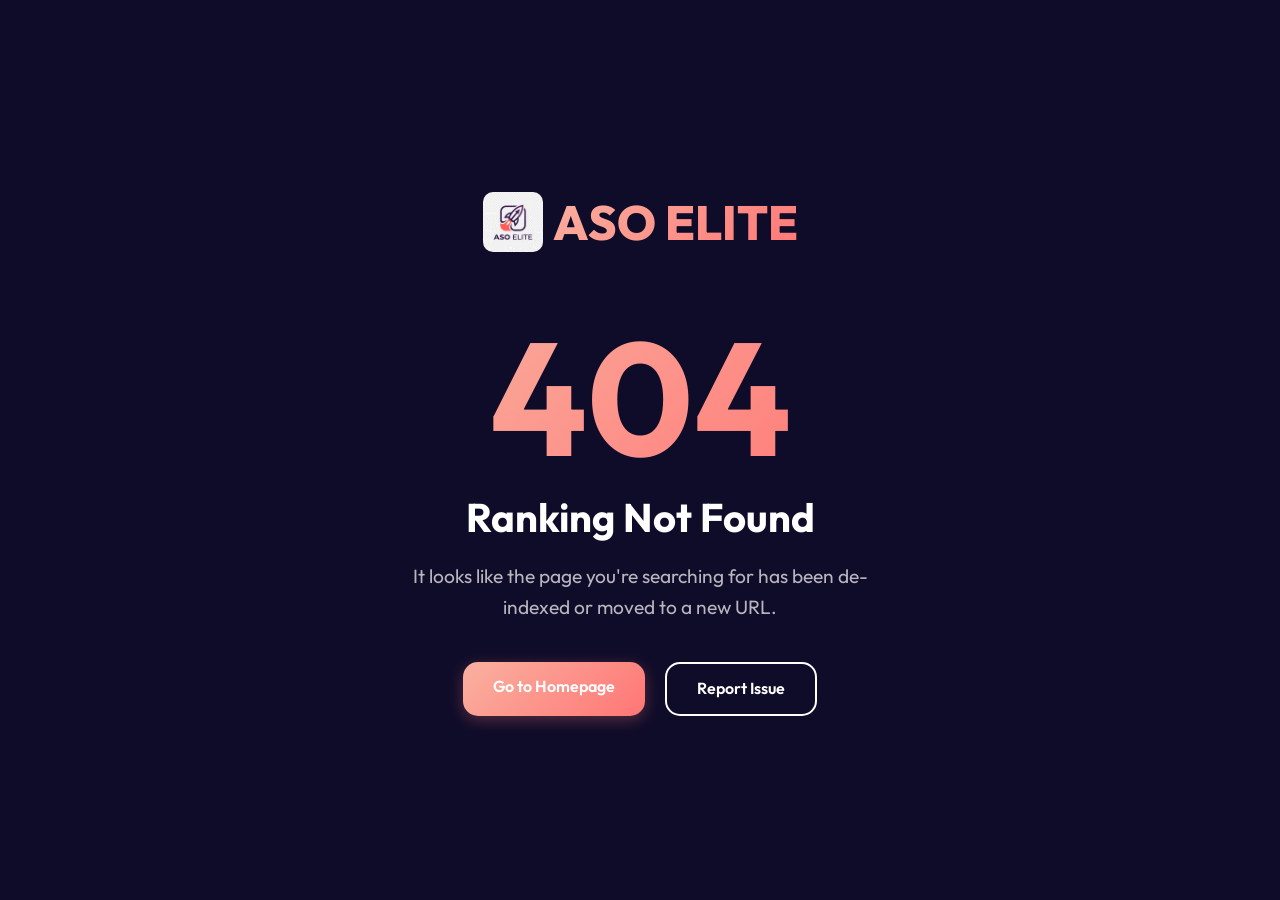
<file: 404-error.html>
<!DOCTYPE html>
<html lang="en">
<head>
    <meta charset="UTF-8">
    <meta name="viewport" content="width=device-width, initial-scale=1.0">
    <title>404 - Page Not Found | ASO Elite</title>
    <link rel="icon" type="image/png" href="assets/images/logo.png">
    <link rel="preconnect" href="https://fonts.googleapis.com">
    <link rel="preconnect" href="https://fonts.gstatic.com" crossorigin>
    <link href="https://fonts.googleapis.com/css2?family=Outfit:wght@300;400;600;700;800&display=swap" rel="stylesheet">
    <link rel="stylesheet" href="assets/css/style.css">
</head>
<body style="height: 100vh; display: flex; align-items: center; justify-content: center; background: #0f0c29; color: white; text-align: center;">

    <div class="container">
        <a href="index.html" class="logo flex" style="justify-content: center; align-items: center; gap: 10px; -webkit-text-fill-color: initial; background: none; margin-bottom: 40px;">
            <img src="assets/images/logo.png" alt="ASO Elite Logo" style="height: 60px; border-radius: 10px;">
            <span style="font-size: 3rem; background: var(--peach-gradient); -webkit-background-clip: text; -webkit-text-fill-color: transparent;">ASO ELITE</span>
        </a>
        <h1 style="font-size: 10rem; margin: 0; background: var(--peach-gradient); -webkit-background-clip: text; -webkit-text-fill-color: transparent;">404</h1>
        <h2 style="font-size: 2.5rem; margin-bottom: 20px;">Ranking Not Found</h2>
        <p style="font-size: 1.2rem; opacity: 0.7; max-width: 500px; margin: 0 auto 40px;">It looks like the page you're searching for has been de-indexed or moved to a new URL.</p>
        <div class="flex" style="justify-content: center; gap: 20px;">
            <a href="index.html" class="btn btn-primary">Go to Homepage</a>
            <a href="contact.html" class="btn btn-outline" style="color: white; border-color: white;">Report Issue</a>
        </div>
    </div>

</body>
</html>
</file>
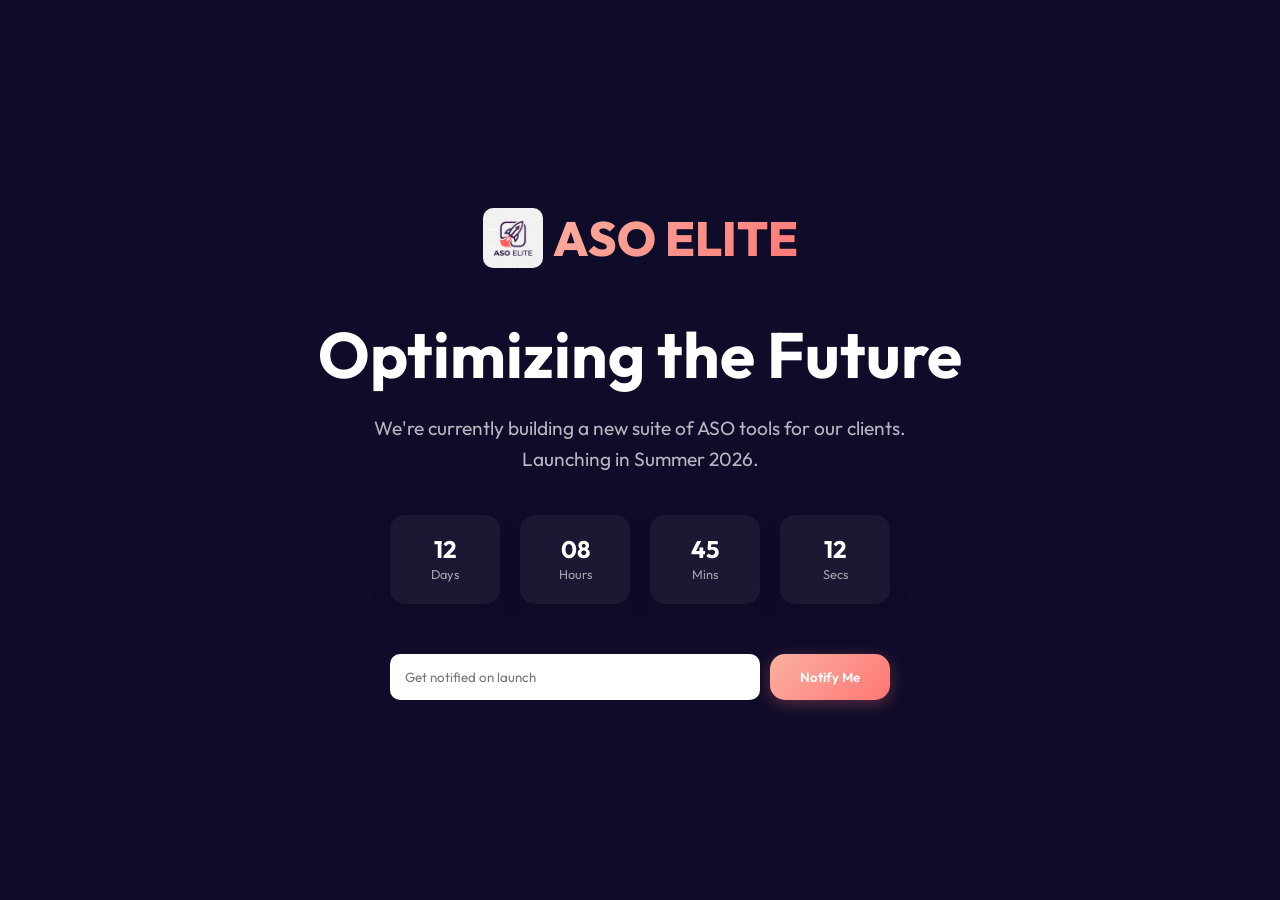
<file: coming-soon.html>
<!DOCTYPE html>
<html lang="en">
<head>
    <meta charset="UTF-8">
    <meta name="viewport" content="width=device-width, initial-scale=1.0">
    <title>Coming Soon | ASO Elite</title>
    <link rel="icon" type="image/png" href="assets/images/logo.png">
    <link rel="preconnect" href="https://fonts.googleapis.com">
    <link rel="preconnect" href="https://fonts.gstatic.com" crossorigin>
    <link href="https://fonts.googleapis.com/css2?family=Outfit:wght@300;400;600;700;800&display=swap" rel="stylesheet">
    <link rel="stylesheet" href="assets/css/style.css">
</head>
<body style="height: 100vh; display: flex; align-items: center; justify-content: center; background: #0f0c29; color: white; text-align: center;">

    <div class="container">
        <a href="index.html" class="logo flex" style="justify-content: center; align-items: center; gap: 10px; -webkit-text-fill-color: initial; background: none; margin-bottom: 40px;">
            <img src="assets/images/logo.png" alt="ASO Elite Logo" style="height: 60px; border-radius: 10px;">
            <span style="font-size: 3rem; background: var(--peach-gradient); -webkit-background-clip: text; -webkit-text-fill-color: transparent;">ASO ELITE</span>
        </a>
        <h1 style="font-size: 4rem; margin-bottom: 20px;">Optimizing the Future</h1>
        <p style="font-size: 1.2rem; opacity: 0.7; max-width: 600px; margin: 0 auto 40px;">We're currently building a new suite of ASO tools for our clients. Launching in Summer 2026.</p>
        
        <div class="grid" style="grid-template-columns: repeat(4, 1fr); gap: 20px; max-width: 500px; margin: 0 auto 50px;">
            <div class="card" style="background: rgba(255,255,255,0.05); border: none; padding: 20px;">
                <h2 style="margin: 0;">12</h2>
                <p style="margin: 0; font-size: 0.8rem; opacity: 0.6;">Days</p>
            </div>
            <div class="card" style="background: rgba(255,255,255,0.05); border: none; padding: 20px;">
                <h2 style="margin: 0;">08</h2>
                <p style="margin: 0; font-size: 0.8rem; opacity: 0.6;">Hours</p>
            </div>
            <div class="card" style="background: rgba(255,255,255,0.05); border: none; padding: 20px;">
                <h2 style="margin: 0;">45</h2>
                <p style="margin: 0; font-size: 0.8rem; opacity: 0.6;">Mins</p>
            </div>
            <div class="card" style="background: rgba(255,255,255,0.05); border: none; padding: 20px;">
                <h2 style="margin: 0;">12</h2>
                <p style="margin: 0; font-size: 0.8rem; opacity: 0.6;">Secs</p>
            </div>
        </div>

        <form style="max-width: 500px; margin: 0 auto; display: flex; gap: 10px;">
            <input type="email" placeholder="Get notified on launch" style="padding: 15px; border-radius: 10px; border: none; flex-grow: 1;">
            <button class="btn btn-primary">Notify Me</button>
        </form>
    </div>

</body>
</html>
</file>
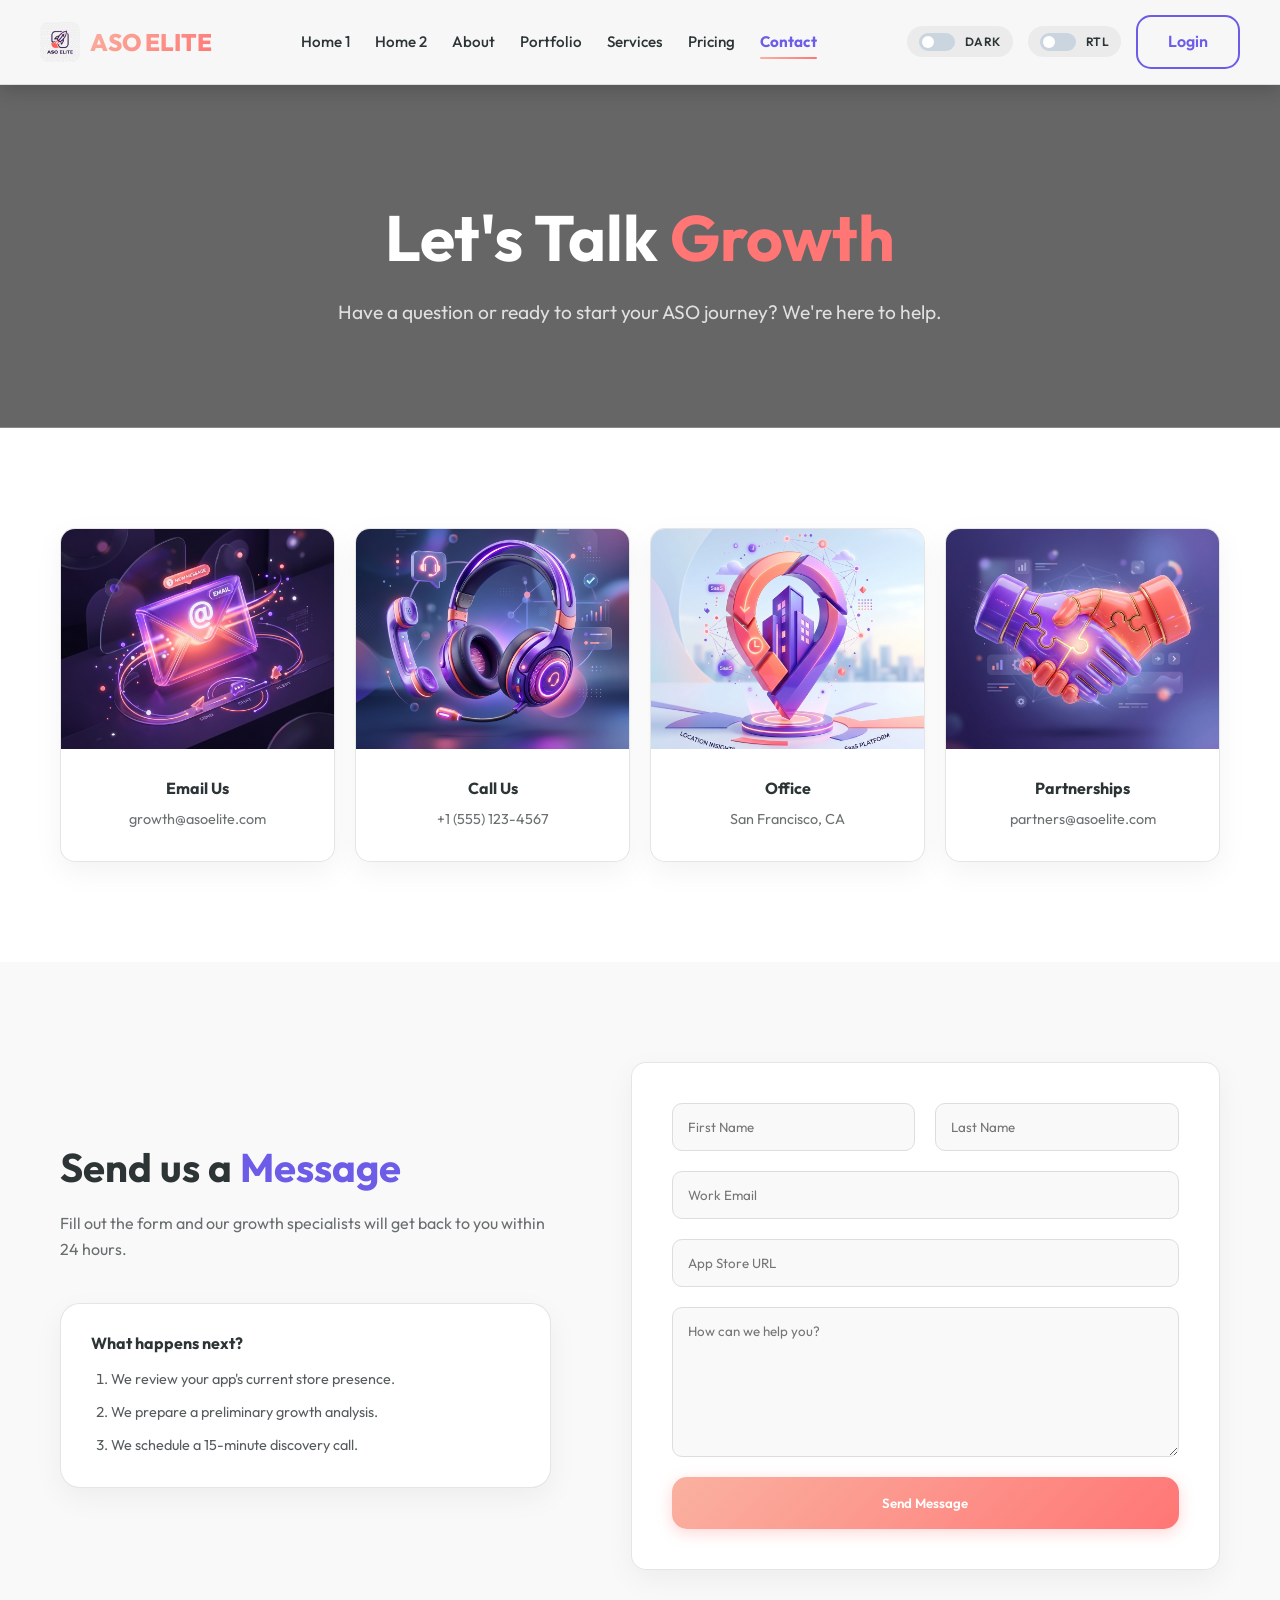
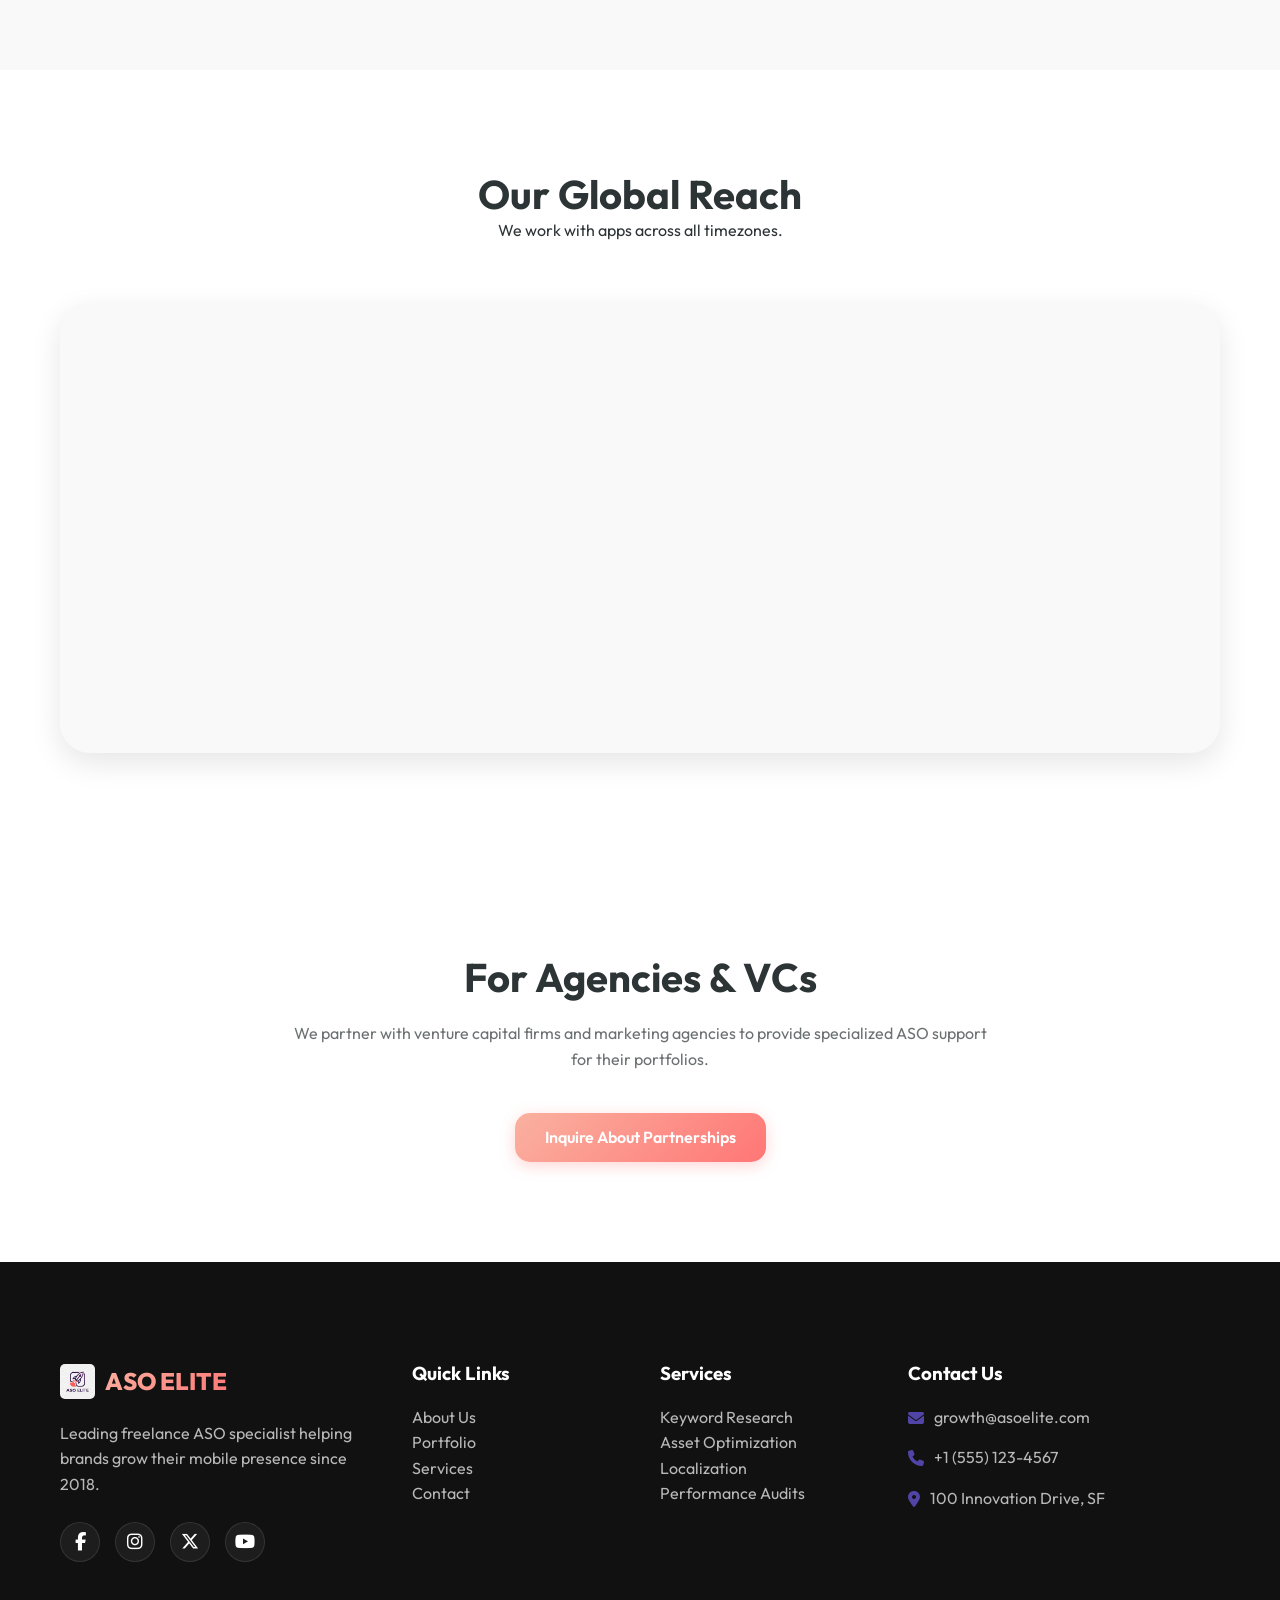
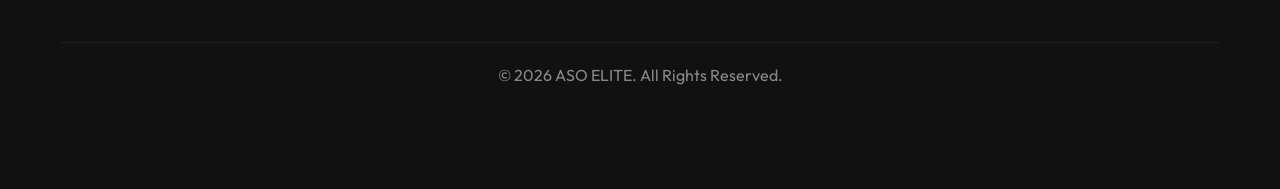
<file: contact.html>
<!DOCTYPE html>
<html lang="en">
<head>
    <meta charset="UTF-8">
    <meta name="viewport" content="width=device-width, initial-scale=1.0">
    <title>Contact Us | ASO Elite</title>
    <link rel="icon" type="image/png" href="assets/images/logo.png">
    <link rel="preconnect" href="https://fonts.googleapis.com">
    <link rel="preconnect" href="https://fonts.gstatic.com" crossorigin>
    <link href="https://fonts.googleapis.com/css2?family=Outfit:wght@300;400;600;700;800&display=swap" rel="stylesheet">
    <link rel="stylesheet" href="assets/css/style.css">
    <style>
        .contact-card {
            text-align: center;
            padding: 0;
            overflow: hidden;
            display: flex;
            flex-direction: column;
            height: 100%;
        }
        .contact-card img {
            width: 100%;
            height: 220px;
            object-fit: cover;
            display: block;
        }
        .contact-card-content {
            padding: 30px 20px;
            flex-grow: 1;
        }
        .contact-card h4 {
            margin-bottom: 10px;
            font-weight: 700;
        }
        .form-input {
            width: 100%;
            padding: 15px;
            border-radius: 10px;
            border: 1px solid #ddd;
            background: var(--secondary-bg); transition: var(--transition);
            margin-bottom: 20px;
        }
    </style>
    <!-- Font Awesome -->
    <link rel="stylesheet" href="https://cdnjs.cloudflare.com/ajax/libs/font-awesome/6.5.1/css/all.min.css">
</head>
<body>

    <header>
        <div class="container nav-container">
            <a href="index.html" class="logo flex" style="align-items: center; gap: 10px; -webkit-text-fill-color: initial; background: none;">
                <img src="assets/images/logo.png" alt="ASO Elite Logo" style="height: 40px; border-radius: 8px;">
                <span style="background: var(--peach-gradient); -webkit-background-clip: text; -webkit-text-fill-color: transparent;">ASO ELITE</span>
            </a>
            <nav class="nav-links">
                <a href="index.html">Home 1</a>
                <a href="home-2.html">Home 2</a>
                <a href="about.html">About</a>
                <a href="portfolio.html">Portfolio</a>
                <a href="services.html">Services</a>

                <a href="pricing.html">Pricing</a>
                <a href="contact.html" class="active">Contact</a>
            </nav>
            <div class="nav-actions flex" style="gap: 15px; align-items: center;">
                <div class="toggle-container">
                    <label class="switch">
                        <input type="checkbox" id="theme-toggle">
                        <span class="slider"></span>
                    </label>
                    <span>Dark</span>
                </div>
                <div class="toggle-container">
                    <label class="switch">
                        <input type="checkbox" id="rtl-toggle">
                        <span class="slider"></span>
                    </label>
                    <span>RTL</span>
                </div>
                <a href="login.html" class="btn btn-outline">Login</a>
            </div>
            <button class="mobile-menu-btn" style="display: none;">☰</button>
        </div>
    </header>

    <!-- 1. Contact Hero -->
    <section class="section-padding" style="background: linear-gradient(rgba(0,0,0,0.6), rgba(0,0,0,0.6)), url('https://images.unsplash.com/photo-1534536281715-e28d76689b4d?ixlib=rb-1.2.1&auto=format&fit=crop&w=1950&q=80'); background-size: cover; background-position: center; color: white; padding-top: 200px; text-align: center;">
        <div class="container">
            <h1 style="font-size: 4rem; margin-bottom: 20px;">Let's Talk <span style="color: var(--neon-coral);">Growth</span></h1>
            <p style="font-size: 1.2rem; opacity: 0.8;">Have a question or ready to start your ASO journey? We're here to help.</p>
        </div>
    </section>

    <!-- 2. Contact Info Cards -->
    <section class="section-padding">
        <div class="container">
            <div class="portfolio-grid">
                <div class="card contact-card">
                    <img src="assets/images/contact-email.png" alt="Email Us">
                    <div class="contact-card-content">
                        <h4>Email Us</h4>
                        <p style="opacity: 0.7; font-size: 0.9rem;">growth@asoelite.com</p>
                    </div>
                </div>
                <div class="card contact-card">
                    <img src="assets/images/contact-call.png" alt="Call Us">
                    <div class="contact-card-content">
                        <h4>Call Us</h4>
                        <p style="opacity: 0.7; font-size: 0.9rem;">+1 (555) 123-4567</p>
                    </div>
                </div>
                <div class="card contact-card">
                    <img src="assets/images/contact-office.png" alt="Office">
                    <div class="contact-card-content">
                        <h4>Office</h4>
                        <p style="opacity: 0.7; font-size: 0.9rem;">San Francisco, CA</p>
                    </div>
                </div>
                <div class="card contact-card">
                    <img src="assets/images/contact-partnership.png" alt="Partnerships">
                    <div class="contact-card-content">
                        <h4>Partnerships</h4>
                        <p style="opacity: 0.7; font-size: 0.9rem;">partners@asoelite.com</p>
                    </div>
                </div>
            </div>
        </div>
    </section>

    <!-- 3. Contact Form Section -->
    <section class="section-padding" style="background: var(--secondary-bg); transition: var(--transition);">
        <div class="container grid tablet-center" style="grid-template-columns: 1fr 1.2fr; gap: 80px; align-items: center;">
            <div>
                <h2 style="font-size: 2.5rem; margin-bottom: 20px;">Send us a <span style="color: var(--primary-purple);">Message</span></h2>
                <p style="margin-bottom: 40px; opacity: 0.7;">Fill out the form and our growth specialists will get back to you within 24 hours.</p>
                <div class="card" style="padding: 30px; border-radius: 20px;">
                    <h4 style="margin-bottom: 15px;">What happens next?</h4>
                    <ul style="list-style: decimal; padding-left: 20px; font-size: 0.9rem; opacity: 0.8;">
                        <li style="margin-bottom: 10px;">We review your app's current store presence.</li>
                        <li style="margin-bottom: 10px;">We prepare a preliminary growth analysis.</li>
                        <li>We schedule a 15-minute discovery call.</li>
                    </ul>
                </div>
            </div>
            <div>
                <form class="card" style="padding: 40px;">
                    <div class="grid-2">
                        <input type="text" class="form-input" placeholder="First Name" required>
                        <input type="text" class="form-input" placeholder="Last Name" required>
                    </div>
                    <input type="email" class="form-input" placeholder="Work Email" required>
                    <input type="url" class="form-input" placeholder="App Store URL">
                    <textarea class="form-input" placeholder="How can we help you?" style="height: 150px;"></textarea>
                    <button type="submit" class="btn btn-primary" style="width: 100%; padding: 18px;">Send Message</button>
                </form>
            </div>
        </div>
    </section>

    <!-- 4. Global Locations -->
    <section class="section-padding">
        <div class="container">
            <div class="section-header" style="text-align: center; margin-bottom: 60px;">
                <h2 style="font-size: 2.5rem;">Our Global Reach</h2>
                <p>We work with apps across all timezones.</p>
            </div>
            <div style="width: 100%; height: 450px; border-radius: 30px; overflow: hidden; box-shadow: 0 10px 30px rgba(0,0,0,0.1); background: var(--secondary-bg);">
                <iframe 
                    src="https://www.google.com/maps/embed?pb=!1m18!1m12!1m3!1d100939.27318357497!2d-122.5076402!3d37.757815!2m3!1f0!2f0!3f0!3m2!1i1024!2i768!4f13.1!3m3!1m2!1s0x80859a6d00690021%3A0x4a501367f076adff!2sSan%20Francisco%2C%20CA!5e0!3m2!1sen!2sus!4v1715170584285!5m2!1sen!2sus" 
                    width="100%" 
                    height="100%" 
                    style="border:0; min-height: 450px;" 
                    allowfullscreen="" 
                    loading="lazy" 
                    referrerpolicy="no-referrer-when-downgrade"
                    title="ASO Elite Global Office Map">
                </iframe>
            </div>
        </div>
    </section>

    <!-- 5. Partnership Inquiry CTA -->
    <section class="section-padding" style="background: var(--bg-color); transition: var(--transition); text-align: center;">
        <div class="container">
            <h2 style="font-size: 2.5rem; margin-bottom: 20px;">For Agencies & VCs</h2>
            <p style="opacity: 0.7; margin-bottom: 40px; max-width: 700px; margin-left: auto; margin-right: auto;">We partner with venture capital firms and marketing agencies to provide specialized ASO support for their portfolios.</p>
            <a href="#" class="btn btn-primary">Inquire About Partnerships</a>
        </div>
    </section>

    <footer class="section-padding" style="background: #111; color: white;">
        <div class="container">
            <div class="grid" style="grid-template-columns: 1.2fr 0.8fr 0.8fr 1.2fr; gap: 40px;">
                <div class="footer-col">
                    <a href="index.html" class="logo flex" style="align-items: center; gap: 10px; -webkit-text-fill-color: initial; background: none; margin-bottom: 20px;">
                        <img src="assets/images/logo.png" alt="ASO Elite Logo" style="height: 35px; border-radius: 5px;">
                        <span style="background: var(--peach-gradient); -webkit-background-clip: text; -webkit-text-fill-color: transparent;">ASO ELITE</span>
                    </a>
                    <p style="opacity: 0.7; max-width: 300px;">Leading freelance ASO specialist helping brands grow their mobile presence since 2018.</p>
                    <div class="social-links flex" style="margin-top: 25px;">
                        <a href="#" class="social-link" title="Facebook"><i class="fa-brands fa-facebook-f"></i></a>
                        <a href="#" class="social-link" title="Instagram"><i class="fa-brands fa-instagram"></i></a>
                        <a href="#" class="social-link" title="X (Twitter)"><i class="fa-brands fa-x-twitter"></i></a>
                        <a href="#" class="social-link" title="YouTube"><i class="fa-brands fa-youtube"></i></a>
                    </div>
                </div>
                <div class="footer-col">
                    <h3>Quick Links</h3>
                    <ul style="margin-top: 20px;">
                        <li><a href="about.html" style="opacity: 0.7;">About Us</a></li>
                        <li><a href="portfolio.html" style="opacity: 0.7;">Portfolio</a></li>
                        <li><a href="services.html" style="opacity: 0.7;">Services</a></li>

                        <li><a href="contact.html" style="opacity: 0.7;">Contact</a></li>
                    </ul>
                </div>
                <div class="footer-col">
                    <h3>Services</h3>
                    <ul style="margin-top: 20px;">
                        <li><a href="#" style="opacity: 0.7;">Keyword Research</a></li>
                        <li><a href="#" style="opacity: 0.7;">Asset Optimization</a></li>
                        <li><a href="#" style="opacity: 0.7;">Localization</a></li>
                        <li><a href="#" style="opacity: 0.7;">Performance Audits</a></li>
                    </ul>
                </div>
                <div class="footer-col">
                    <h3>Contact Us</h3>
                    <ul style="margin-top: 20px;">
                        <li style="display: flex; gap: 10px; margin-bottom: 15px; opacity: 0.7;">
                            <i class="fas fa-envelope" style="color: var(--primary-purple); margin-top: 5px;"></i>
                            <span>growth@asoelite.com</span>
                        </li>
                        <li style="display: flex; gap: 10px; margin-bottom: 15px; opacity: 0.7;">
                            <i class="fas fa-phone" style="color: var(--primary-purple); margin-top: 5px;"></i>
                            <span>+1 (555) 123-4567</span>
                        </li>
                        <li style="display: flex; gap: 10px; opacity: 0.7;">
                            <i class="fas fa-location-dot" style="color: var(--primary-purple); margin-top: 5px;"></i>
                            <span>100 Innovation Drive, SF</span>
                        </li>
                    </ul>
                </div>
            </div>
            <div class="footer-bottom" style="margin-top: 80px; padding-top: 20px; border-top: 1px solid rgba(255,255,255,0.1); text-align: center; opacity: 0.5;">
                <p>&copy; 2026 ASO ELITE. All Rights Reserved.</p>
            </div>
        </div>
    </footer>

    <script src="assets/js/main.js"></script>
</body>
</html>
</file>
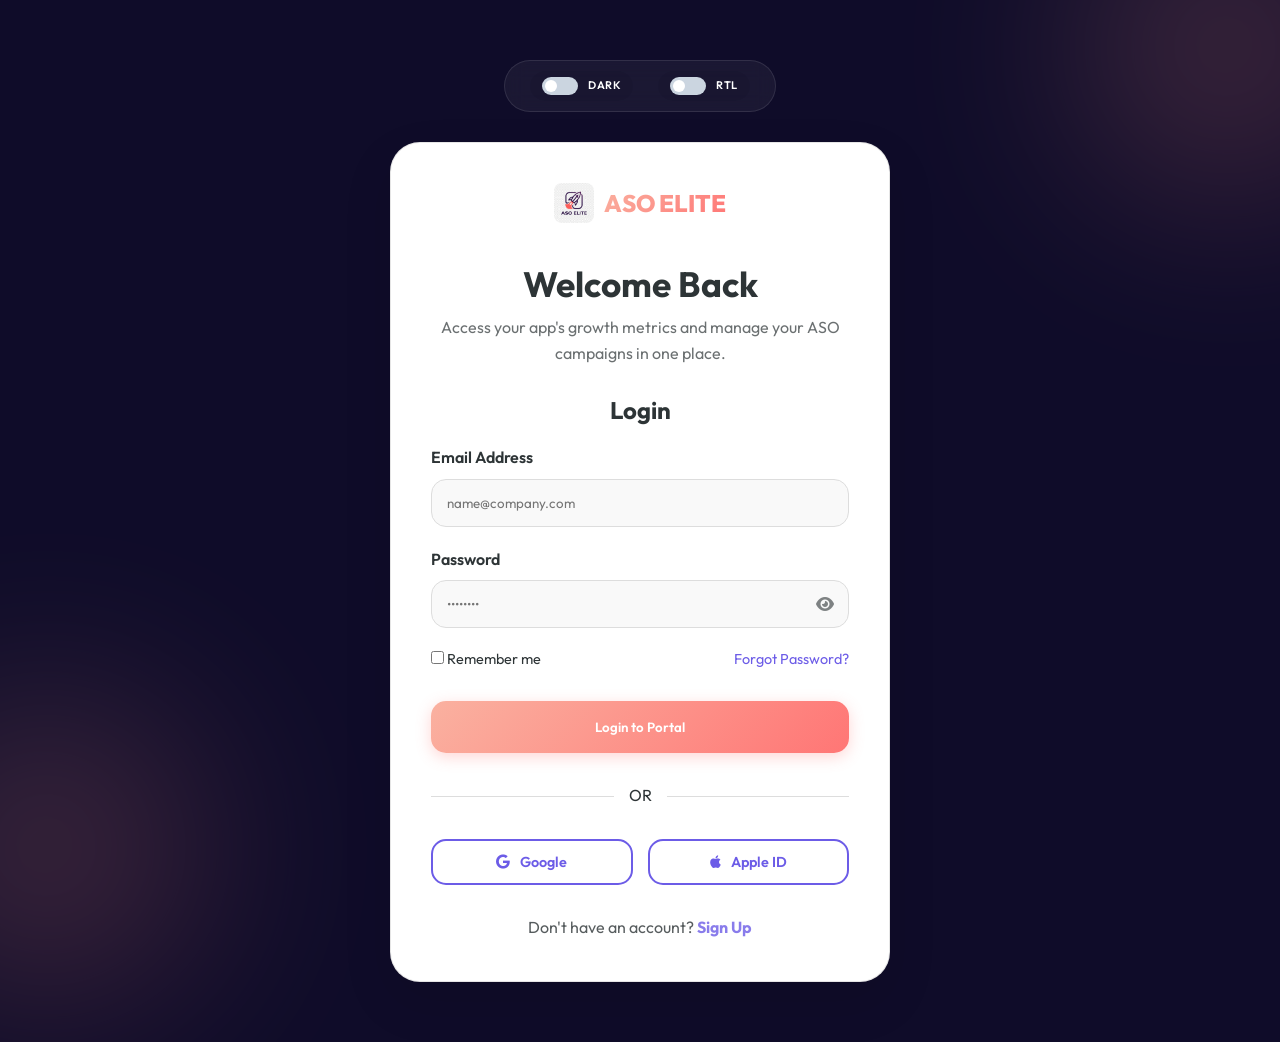
<file: login.html>
<!DOCTYPE html>
<html lang="en">

<head>
    <meta charset="UTF-8">
    <meta name="viewport" content="width=device-width, initial-scale=1.0">
    <title>Login | ASO Elite Portal</title>
    <link rel="icon" type="image/png" href="assets/images/logo.png">
    <link rel="preconnect" href="https://fonts.googleapis.com">
    <link rel="preconnect" href="https://fonts.gstatic.com" crossorigin>
    <link href="https://fonts.googleapis.com/css2?family=Outfit:wght@300;400;600;700;800&display=swap" rel="stylesheet">
    <link rel="stylesheet" href="assets/css/style.css">
    <link rel="stylesheet" href="https://cdnjs.cloudflare.com/ajax/libs/font-awesome/6.5.1/css/all.min.css">
    <style>
        body {
            min-height: 100vh;
            display: flex;
            align-items: center;
            justify-content: center;
            background: #0f0c29;
            overflow-x: hidden;
        }

        .login-container {
            width: 100%;
            min-height: 100vh;
            display: flex;
            align-items: center;
            justify-content: center;
            padding: 20px;
            position: relative;
        }

        .login-form-side {
            background: var(--card-bg);
            display: flex;
            align-items: center;
            justify-content: center;
            padding: 40px;
            border-radius: var(--radius-lg);
            box-shadow: 0 20px 50px rgba(0, 0, 0, 0.1);
            border: 1px solid var(--glass-border);
            width: 100%;
            max-width: 500px;
            z-index: 1;
        }

        .form-box {
            width: 100%;
            max-width: 450px;
        }

        .social-login {
            display: grid;
            grid-template-columns: 1fr 1fr;
            gap: 15px;
            margin-bottom: 30px;
        }

        .input-group {
            margin-bottom: 20px;
        }

        .input-group label {
            display: block;
            margin-bottom: 8px;
            font-weight: 600;
        }

        .password-group {
            position: relative;
        }

        .password-group i {
            position: absolute;
            right: 15px;
            top: 50%;
            transform: translateY(-50%);
            cursor: pointer;
            opacity: 0.6;
            transition: var(--transition);
            z-index: 2;
        }

        .password-group i:hover {
            opacity: 1;
            color: var(--primary-purple);
        }

        .input-group input {
            width: 100%;
            padding: 15px;
            border-radius: var(--radius-md);
            border: 1px solid #ddd;
            background: var(--secondary-bg);
            transition: var(--transition);
        }

        .floating-bg {
            position: absolute;
            width: 300px;
            height: 300px;
            background: var(--peach-gradient);
            filter: blur(100px);
            opacity: 0.2;
            z-index: -1;
            border-radius: 50%;
        }

        .page-actions {
            position: absolute;
            top: 30px;
            left: 50%;
            transform: translateX(-50%);
            display: flex !important;
            flex-direction: row !important;
            align-items: center;
            gap: 25px;
            z-index: 1000;
            background: rgba(255,255,255,0.05);
            padding: 10px 25px;
            border-radius: 50px;
            backdrop-filter: blur(10px);
            border: 1px solid rgba(255,255,255,0.1);
            white-space: nowrap;
        }

        @media (max-width: 480px) {
            .login-form-side {
                padding: 30px 20px;
                margin: 10px;
                margin-top: 80px;
            }
            .social-login {
                grid-template-columns: 1fr;
            }
            .page-actions {
                top: 20px;
                gap: 15px;
                padding: 8px 20px;
            }
            .form-box h1 {
                font-size: 1.8rem !important;
            }
        }
    </style>
</head>

<body>
    <div class="floating-bg" style="top: -100px; right: -100px;"></div>
    <div class="floating-bg" style="bottom: -100px; left: -100px;"></div>



    <div class="login-container" style="flex-direction: column; gap: 30px; padding: 60px 20px;">
        <div class="page-actions" style="position: static; transform: none; margin-bottom: 0;">
            <div class="toggle-container">
                <label class="switch">
                    <input type="checkbox" id="theme-toggle">
                    <span class="slider"></span>
                </label>
                <span style="font-size: 11px; font-weight: 600; text-transform: uppercase; color: white;">Dark</span>
            </div>
            <div class="toggle-container">
                <label class="switch">
                    <input type="checkbox" id="rtl-toggle">
                    <span class="slider"></span>
                </label>
                <span style="font-size: 11px; font-weight: 600; text-transform: uppercase; color: white;">RTL</span>
            </div>
        </div>

        <div class="login-form-side">
            <div class="form-box">
                <a href="index.html" class="logo flex"
                    style="align-items: center; justify-content: center; gap: 10px; -webkit-text-fill-color: initial; background: none; margin-bottom: 40px;">
                    <img src="assets/images/logo.png" alt="ASO Elite Logo" style="height: 40px; border-radius: 8px;">
                    <span
                        style="background: var(--peach-gradient); -webkit-background-clip: text; -webkit-text-fill-color: transparent;">ASO
                        ELITE</span>
                </a>
                <div style="margin-bottom: 30px; text-align: center;">
                    <h1 style="font-size: 2.2rem; margin-bottom: 10px;">Welcome Back</h1>
                    <p style="font-size: 1rem; opacity: 0.7;">Access your app's growth metrics and manage your ASO
                        campaigns in one place.</p>
                </div>

                <h2 style="margin-bottom: 20px; text-align: center;">Login</h2>

                <form action="index.html">
                    <div class="input-group">
                        <label>Email Address</label>
                        <input type="email" placeholder="name@company.com" required>
                    </div>
                    <div class="input-group">
                        <label>Password</label>
                        <div class="password-group">
                            <input type="password" placeholder="••••••••" required style="padding-right: 45px;">
                            <i class="fas fa-eye toggle-password"></i>
                        </div>
                    </div>
                    <div class="flex"
                        style="display: flex !important; flex-direction: row !important; justify-content: space-between; align-items: center; margin-bottom: 30px; font-size: 0.9rem;">
                        <label><input type="checkbox"> Remember me</label>
                        <a href="#" style="color: var(--primary-purple);">Forgot Password?</a>
                    </div>
                    <button type="submit" class="btn btn-primary"
                        style="width: 100%; padding: 18px; margin-bottom: 30px;">Login to Portal</button>
                </form>

                <div class="divider" style="text-align: center; margin-bottom: 30px; position: relative;">
                    <span style="background: var(--card-bg); padding: 0 15px; position: relative; z-index: 1;">OR</span>
                    <hr style="position: absolute; top: 50%; width: 100%; border: 0; border-top: 1px solid #ddd;">
                </div>

                <div class="social-login">
                    <button class="btn btn-outline"
                        style="font-size: 0.9rem; display: flex; align-items: center; justify-content: center; gap: 10px;">
                        <i class="fab fa-google"></i> Google
                    </button>
                    <button class="btn btn-outline"
                        style="font-size: 0.9rem; display: flex; align-items: center; justify-content: center; gap: 10px;">
                        <i class="fab fa-apple"></i> Apple ID
                    </button>
                </div>

                <p style="text-align: center; opacity: 0.8;">Don't have an account? <a href="register.html"
                        style="color: var(--primary-purple); font-weight: bold;">Sign Up</a></p>
            </div>
        </div>
    </div>

    <script src="assets/js/main.js"></script>
    <script>
        document.querySelectorAll('.toggle-password').forEach(icon => {
            icon.addEventListener('click', function () {
                const input = this.parentElement.querySelector('input');
                if (input.type === 'password') {
                    input.type = 'text';
                    this.classList.remove('fa-eye');
                    this.classList.add('fa-eye-slash');
                } else {
                    input.type = 'password';
                    this.classList.remove('fa-eye-slash');
                    this.classList.add('fa-eye');
                }
            });
        });
    </script>
</body>

</html>
</file>
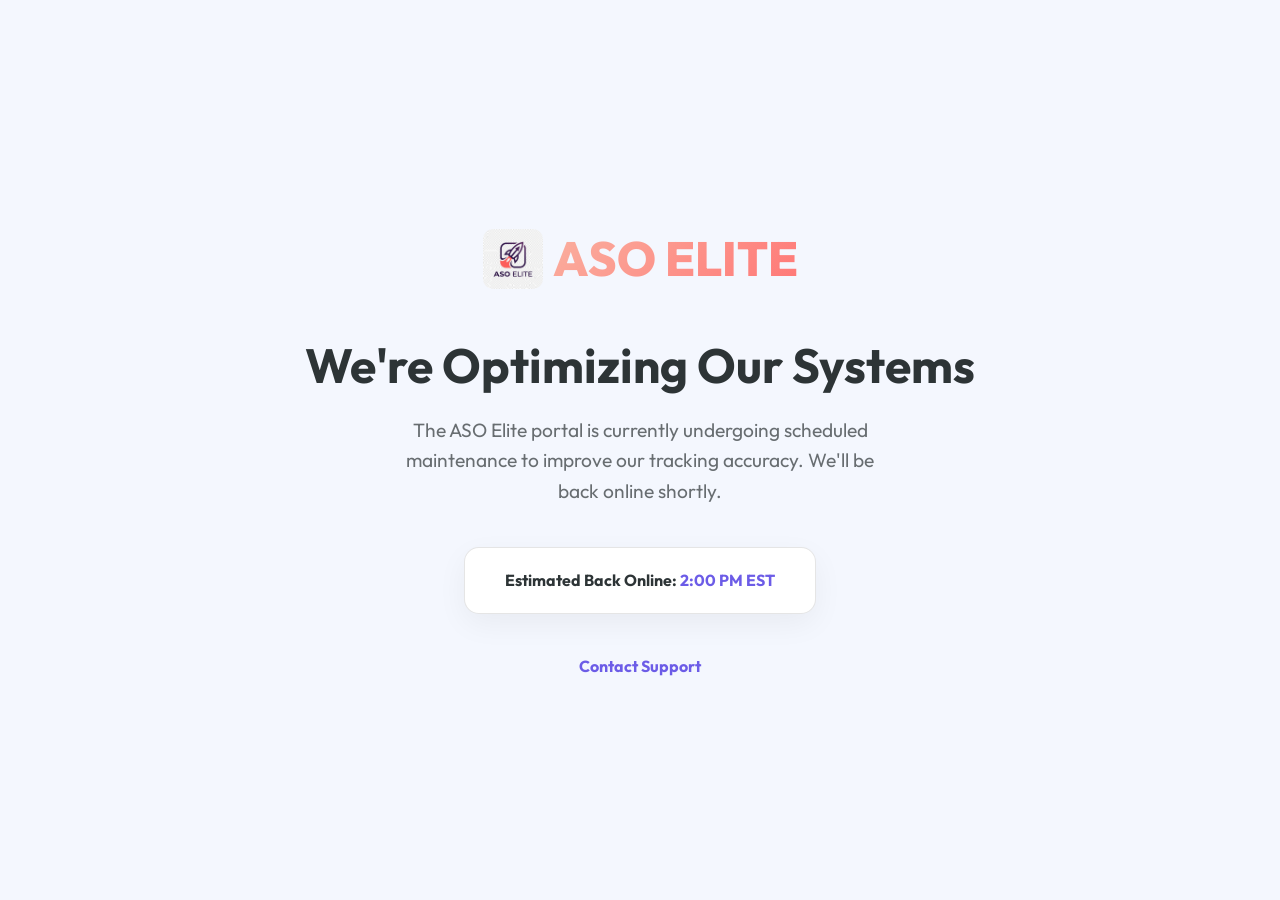
<file: maintenance.html>
<!DOCTYPE html>
<html lang="en">
<head>
    <meta charset="UTF-8">
    <meta name="viewport" content="width=device-width, initial-scale=1.0">
    <title>Under Maintenance | ASO Elite</title>
    <link rel="icon" type="image/png" href="assets/images/logo.png">
    <link rel="preconnect" href="https://fonts.googleapis.com">
    <link rel="preconnect" href="https://fonts.gstatic.com" crossorigin>
    <link href="https://fonts.googleapis.com/css2?family=Outfit:wght@300;400;600;700;800&display=swap" rel="stylesheet">
    <link rel="stylesheet" href="assets/css/style.css">
</head>
<body style="height: 100vh; display: flex; align-items: center; justify-content: center; background: #f4f7fe; text-align: center;">

    <div class="container">
        <a href="index.html" class="logo flex" style="justify-content: center; align-items: center; gap: 10px; -webkit-text-fill-color: initial; background: none; margin-bottom: 40px;">
            <img src="assets/images/logo.png" alt="ASO Elite Logo" style="height: 60px; border-radius: 10px;">
            <span style="font-size: 3rem; background: var(--peach-gradient); -webkit-background-clip: text; -webkit-text-fill-color: transparent;">ASO ELITE</span>
        </a>
        <h1 style="font-size: 3rem; margin-bottom: 20px;">We're Optimizing Our Systems</h1>
        <p style="font-size: 1.2rem; opacity: 0.7; max-width: 500px; margin: 0 auto 40px;">The ASO Elite portal is currently undergoing scheduled maintenance to improve our tracking accuracy. We'll be back online shortly.</p>
        <div class="card" style="display: inline-block; padding: 20px 40px;">
            <p style="margin: 0; font-weight: bold;">Estimated Back Online: <span style="color: var(--primary-purple);">2:00 PM EST</span></p>
        </div>
        <div style="margin-top: 40px;">
            <a href="mailto:support@asoelite.com" style="color: var(--primary-purple); font-weight: bold;">Contact Support</a>
        </div>
    </div>

</body>
</html>
</file>
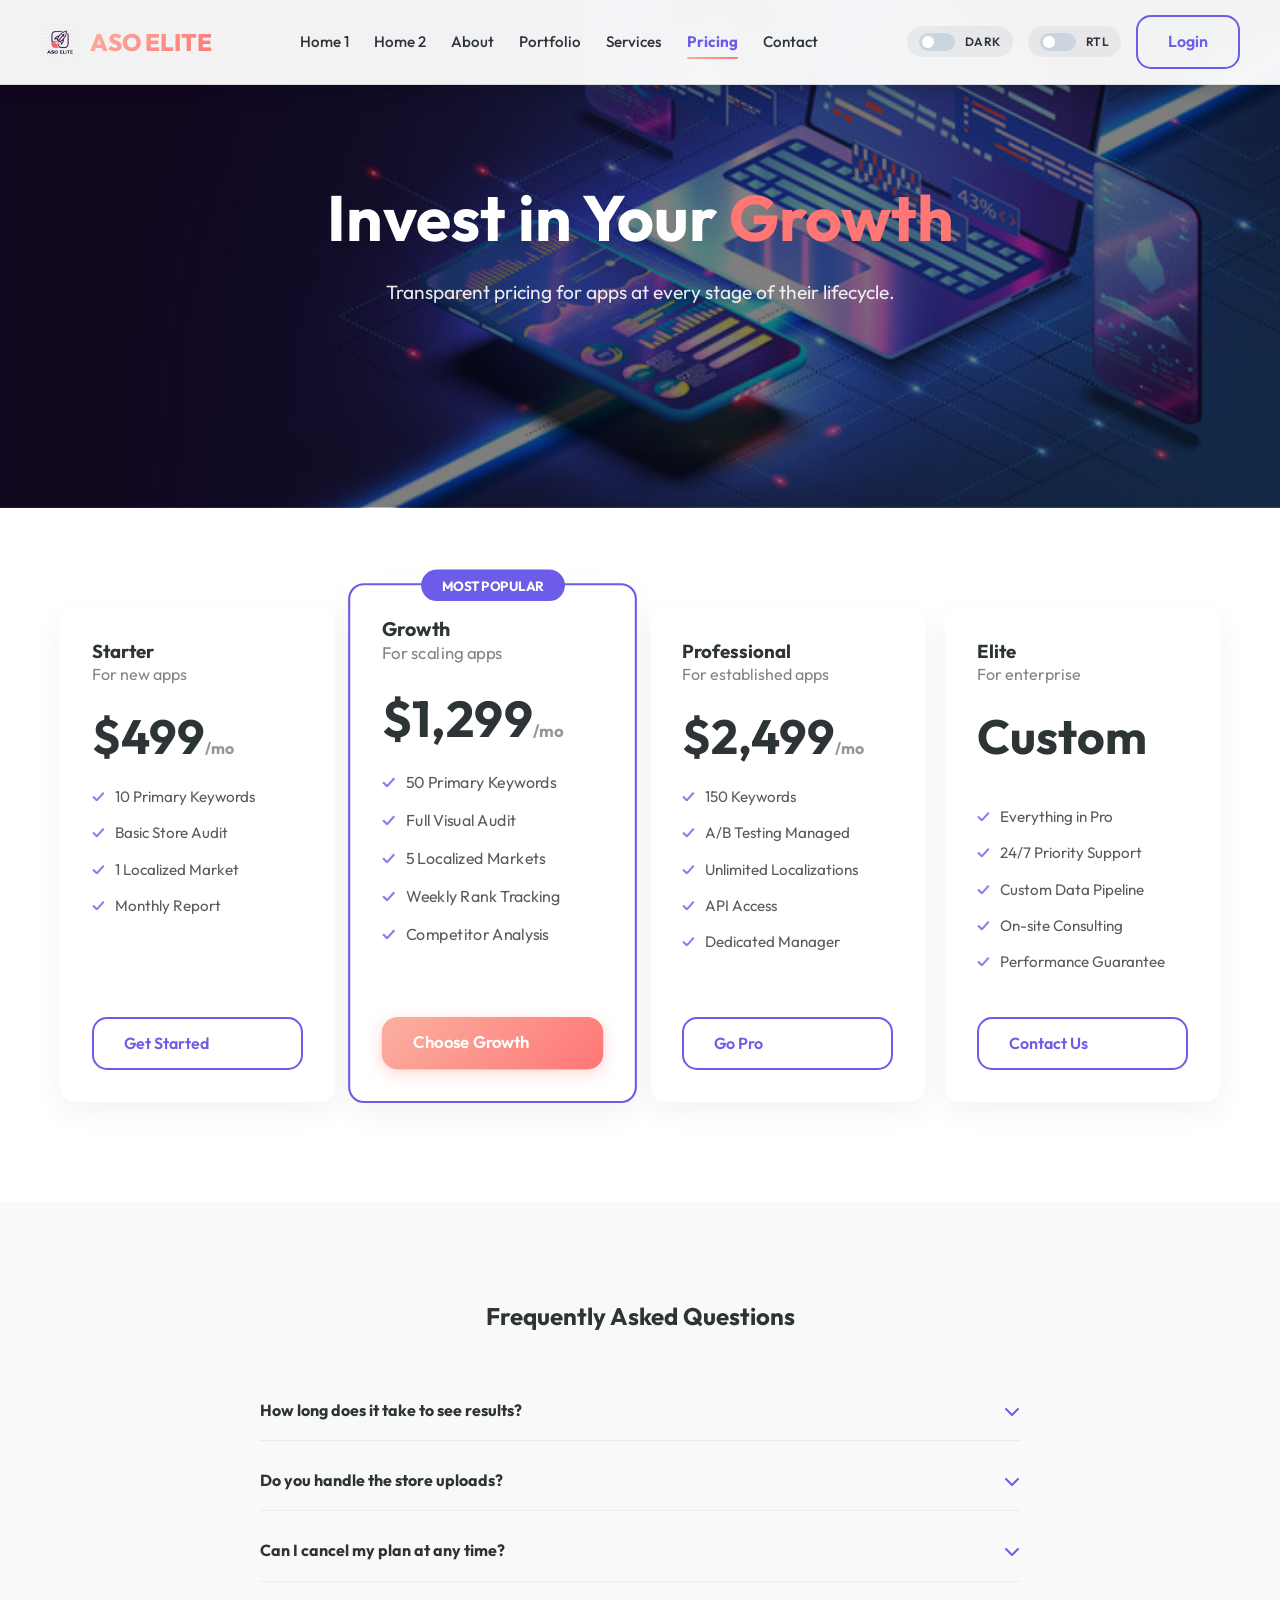
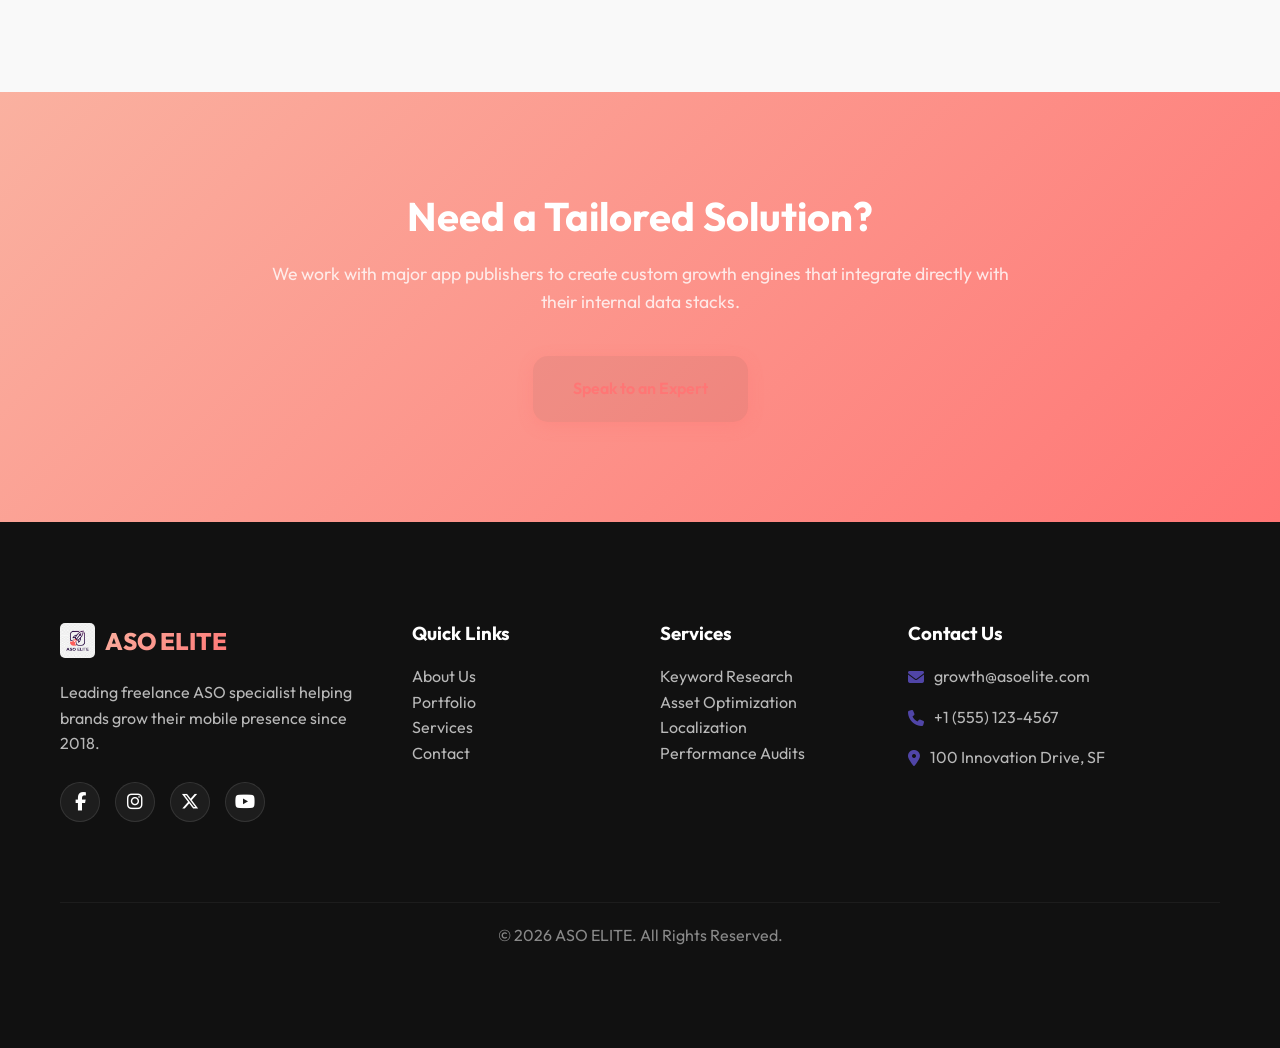
<file: pricing.html>
<!DOCTYPE html>
<html lang="en">
<head>
    <meta charset="UTF-8">
    <meta name="viewport" content="width=device-width, initial-scale=1.0">
    <title>Pricing Plans | ASO Elite</title>
    <link rel="icon" type="image/png" href="assets/images/logo.png">
    <link rel="preconnect" href="https://fonts.googleapis.com">
    <link rel="preconnect" href="https://fonts.gstatic.com" crossorigin>
    <link href="https://fonts.googleapis.com/css2?family=Outfit:wght@300;400;600;700;800&display=swap" rel="stylesheet">
    <link rel="stylesheet" href="assets/css/style.css">
    <style>
        .pricing-card {
            border: 2px solid transparent;
            position: relative;
            display: flex;
            flex-direction: column;
            height: 100%;
        }
        .pricing-card.featured {
            border-color: var(--primary-purple);
            transform: scale(1.05);
            transform-origin: bottom center;
            z-index: 10;
            background: var(--card-bg);
        }
        .pricing-card h2 {
            font-size: 3rem;
            margin: 20px 0;
        }
        .pricing-card ul {
            margin-bottom: 30px;
            flex-grow: 1;
        }
        .pricing-card li {
            margin-bottom: 12px;
            font-size: 0.95rem;
            opacity: 0.8;
            display: flex;
            align-items: center;
            gap: 10px;
        }
        .pricing-card li::before {
            content: "✓";
            color: var(--primary-purple);
            font-weight: bold;
        }
        .faq-item {
            margin-bottom: 10px;
            border-bottom: 1px solid rgba(0,0,0,0.05);
            transition: var(--transition);
        }
        .faq-header {
            display: flex;
            justify-content: space-between;
            align-items: center;
            cursor: pointer;
            padding: 20px 0;
        }
        .faq-header h4 {
            margin: 0;
            transition: var(--transition);
        }
        .faq-header i {
            transition: transform 0.3s ease;
            color: var(--primary-purple);
        }
        .faq-answer {
            max-height: 0;
            overflow: hidden;
            transition: all 0.3s ease;
            opacity: 0;
        }
        .faq-item.active .faq-answer {
            max-height: 200px;
            opacity: 1;
            padding-bottom: 20px;
        }
        .faq-item.active .faq-header i {
            transform: rotate(180deg);
        }
        .faq-item.active .faq-header h4 {
            color: var(--primary-purple);
        }
        [data-theme="dark"] .faq-item {
            border-bottom-color: rgba(255,255,255,0.1);
        }
    </style>
    <!-- Font Awesome -->
    <link rel="stylesheet" href="https://cdnjs.cloudflare.com/ajax/libs/font-awesome/6.5.1/css/all.min.css">
</head>
<body>

    <header>
        <div class="container nav-container">
            <a href="index.html" class="logo flex" style="align-items: center; gap: 10px; -webkit-text-fill-color: initial; background: none;">
                <img src="assets/images/logo.png" alt="ASO Elite Logo" style="height: 40px; border-radius: 8px;">
                <span style="background: var(--peach-gradient); -webkit-background-clip: text; -webkit-text-fill-color: transparent;">ASO ELITE</span>
            </a>
            <nav class="nav-links">
                <a href="index.html">Home 1</a>
                <a href="home-2.html">Home 2</a>
                <a href="about.html">About</a>
                <a href="portfolio.html">Portfolio</a>
                <a href="services.html">Services</a>

                <a href="pricing.html" class="active">Pricing</a>
                <a href="contact.html">Contact</a>
            </nav>
            <div class="nav-actions flex" style="gap: 15px; align-items: center;">
                <div class="toggle-container">
                    <label class="switch">
                        <input type="checkbox" id="theme-toggle">
                        <span class="slider"></span>
                    </label>
                    <span>Dark</span>
                </div>
                <div class="toggle-container">
                    <label class="switch">
                        <input type="checkbox" id="rtl-toggle">
                        <span class="slider"></span>
                    </label>
                    <span>RTL</span>
                </div>
                <a href="login.html" class="btn btn-outline">Login</a>
            </div>
            <button class="mobile-menu-btn" style="display: none;">☰</button>
        </div>
    </header>

    <!-- 1. Pricing Hero -->
    <section class="section-padding" style="background: linear-gradient(rgba(0,0,0,0.5), rgba(0,0,0,0.5)), url('assets/images/pricing-hero.png'); background-size: cover; background-position: center bottom; transition: var(--transition); text-align: center; padding-top: 180px; padding-bottom: 200px; color: white;">
        <div class="container">
            <h1 style="font-size: 4rem; margin-bottom: 20px; color: white;">Invest in Your <span style="color: var(--neon-coral);">Growth</span></h1>
            <p style="font-size: 1.2rem; max-width: 800px; margin: 0 auto; opacity: 0.9; color: white;">Transparent pricing for apps at every stage of their lifecycle.</p>
        </div>
    </section>

    <!-- 2. Pricing Tables -->
    <section class="section-padding">
        <div class="container">
            <div class="portfolio-grid" style="align-items: stretch;">
                <div class="card pricing-card">
                    <h3>Starter</h3>
                    <p style="opacity: 0.6;">For new apps</p>
                    <h2>$499<span style="font-size: 1rem; opacity: 0.5;">/mo</span></h2>
                    <ul>
                        <li>10 Primary Keywords</li>
                        <li>Basic Store Audit</li>
                        <li>1 Localized Market</li>
                        <li>Monthly Report</li>
                    </ul>
                    <a href="register.html" class="btn btn-outline">Get Started</a>
                </div>
                <div class="card pricing-card featured">
                    <span style="position: absolute; top: -15px; left: 50%; transform: translateX(-50%); background: var(--primary-purple); color: white; padding: 5px 20px; border-radius: 20px; font-size: 0.8rem; font-weight: 700; white-space: nowrap;">MOST POPULAR</span>
                    <h3>Growth</h3>
                    <p style="opacity: 0.6;">For scaling apps</p>
                    <h2>$1,299<span style="font-size: 1rem; opacity: 0.5;">/mo</span></h2>
                    <ul>
                        <li>50 Primary Keywords</li>
                        <li>Full Visual Audit</li>
                        <li>5 Localized Markets</li>
                        <li>Weekly Rank Tracking</li>
                        <li>Competitor Analysis</li>
                    </ul>
                    <a href="register.html" class="btn btn-primary">Choose Growth</a>
                </div>
                <div class="card pricing-card">
                    <h3>Professional</h3>
                    <p style="opacity: 0.6;">For established apps</p>
                    <h2>$2,499<span style="font-size: 1rem; opacity: 0.5;">/mo</span></h2>
                    <ul>
                        <li>150 Keywords</li>
                        <li>A/B Testing Managed</li>
                        <li>Unlimited Localizations</li>
                        <li>API Access</li>
                        <li>Dedicated Manager</li>
                    </ul>
                    <a href="register.html" class="btn btn-outline">Go Pro</a>
                </div>
                <div class="card pricing-card">
                    <h3>Elite</h3>
                    <p style="opacity: 0.6;">For enterprise</p>
                    <h2>Custom</h2>
                    <ul style="margin-top: 20px;">
                        <li>Everything in Pro</li>
                        <li>24/7 Priority Support</li>
                        <li>Custom Data Pipeline</li>
                        <li>On-site Consulting</li>
                        <li>Performance Guarantee</li>
                    </ul>
                    <a href="contact.html" class="btn btn-outline">Contact Us</a>
                </div>
            </div>
        </div>
    </section>

    <!-- 3. FAQ Section -->
    <section class="section-padding" style="background: var(--secondary-bg); transition: var(--transition);">
        <div class="container" style="max-width: 800px;">
            <h2 style="text-align: center; margin-bottom: 50px;">Frequently Asked Questions</h2>
            <div class="faq-item">
                <div class="faq-header">
                    <h4>How long does it take to see results?</h4>
                    <i class="fas fa-chevron-down"></i>
                </div>
                <div class="faq-answer">
                    <p>Most apps see a shift in keyword rankings within 14-21 days of implementation. Organic install growth typically follows shortly after.</p>
                </div>
            </div>
            <div class="faq-item">
                <div class="faq-header">
                    <h4>Do you handle the store uploads?</h4>
                    <i class="fas fa-chevron-down"></i>
                </div>
                <div class="faq-answer">
                    <p>For our Growth and Professional plans, we can provide direct implementation support or guide your team through the upload process.</p>
                </div>
            </div>
            <div class="faq-item">
                <div class="faq-header">
                    <h4>Can I cancel my plan at any time?</h4>
                    <i class="fas fa-chevron-down"></i>
                </div>
                <div class="faq-answer">
                    <p>Yes, our monthly plans are flexible with no long-term contracts. Annual plans are also available for a 20% discount.</p>
                </div>
            </div>
        </div>
    </section>

    <!-- 4. Enterprise Custom Solutions -->
    <section class="section-padding" style="background: var(--peach-gradient); color: white; text-align: center;">
        <div class="container" style="max-width: 800px;">
            <h2 style="font-size: 2.5rem; margin-bottom: 20px;">Need a Tailored Solution?</h2>
            <p style="opacity: 0.8; font-size: 1.1rem; margin-bottom: 40px;">We work with major app publishers to create custom growth engines that integrate directly with their internal data stacks.</p>
            <a href="contact.html" class="btn btn-primary" style="padding: 20px 40px; background: var(--glass-bg); color: var(--neon-coral);">Speak to an Expert</a>
        </div>
    </section>



    <!-- Footer -->
    <footer class="section-padding" style="background: #111; color: white;">
        <div class="container">
            <div class="grid" style="grid-template-columns: 1.2fr 0.8fr 0.8fr 1.2fr; gap: 40px;">
                <div class="footer-col">
                    <a href="index.html" class="logo flex" style="align-items: center; gap: 10px; -webkit-text-fill-color: initial; background: none; margin-bottom: 20px;">
                        <img src="assets/images/logo.png" alt="ASO Elite Logo" style="height: 35px; border-radius: 5px;">
                        <span style="background: var(--peach-gradient); -webkit-background-clip: text; -webkit-text-fill-color: transparent;">ASO ELITE</span>
                    </a>
                    <p style="opacity: 0.7; max-width: 300px;">Leading freelance ASO specialist helping brands grow their mobile presence since 2018.</p>
                    <div class="social-links flex" style="margin-top: 25px;">
                        <a href="#" class="social-link" title="Facebook"><i class="fa-brands fa-facebook-f"></i></a>
                        <a href="#" class="social-link" title="Instagram"><i class="fa-brands fa-instagram"></i></a>
                        <a href="#" class="social-link" title="X (Twitter)"><i class="fa-brands fa-x-twitter"></i></a>
                        <a href="#" class="social-link" title="YouTube"><i class="fa-brands fa-youtube"></i></a>
                    </div>
                </div>
                <div class="footer-col">
                    <h3>Quick Links</h3>
                    <ul style="margin-top: 20px;">
                        <li><a href="about.html" style="opacity: 0.7;">About Us</a></li>
                        <li><a href="portfolio.html" style="opacity: 0.7;">Portfolio</a></li>
                        <li><a href="services.html" style="opacity: 0.7;">Services</a></li>

                        <li><a href="contact.html" style="opacity: 0.7;">Contact</a></li>
                    </ul>
                </div>
                <div class="footer-col">
                    <h3>Services</h3>
                    <ul style="margin-top: 20px;">
                        <li><a href="#" style="opacity: 0.7;">Keyword Research</a></li>
                        <li><a href="#" style="opacity: 0.7;">Asset Optimization</a></li>
                        <li><a href="#" style="opacity: 0.7;">Localization</a></li>
                        <li><a href="#" style="opacity: 0.7;">Performance Audits</a></li>
                    </ul>
                </div>
                <div class="footer-col">
                    <h3>Contact Us</h3>
                    <ul style="margin-top: 20px;">
                        <li style="display: flex; gap: 10px; margin-bottom: 15px; opacity: 0.7;">
                            <i class="fas fa-envelope" style="color: var(--primary-purple); margin-top: 5px;"></i>
                            <span>growth@asoelite.com</span>
                        </li>
                        <li style="display: flex; gap: 10px; margin-bottom: 15px; opacity: 0.7;">
                            <i class="fas fa-phone" style="color: var(--primary-purple); margin-top: 5px;"></i>
                            <span>+1 (555) 123-4567</span>
                        </li>
                        <li style="display: flex; gap: 10px; opacity: 0.7;">
                            <i class="fas fa-location-dot" style="color: var(--primary-purple); margin-top: 5px;"></i>
                            <span>100 Innovation Drive, SF</span>
                        </li>
                    </ul>
                </div>
            </div>
            <div class="footer-bottom" style="margin-top: 80px; padding-top: 20px; border-top: 1px solid rgba(255,255,255,0.1); text-align: center; opacity: 0.5;">
                <p>&copy; 2026 ASO ELITE. All Rights Reserved.</p>
            </div>
        </div>
    </footer>

    <script>
        document.querySelectorAll('.faq-header').forEach(header => {
            header.addEventListener('click', () => {
                const item = header.parentElement;
                const isActive = item.classList.contains('active');
                
                // Close all other items
                document.querySelectorAll('.faq-item').forEach(otherItem => {
                    otherItem.classList.remove('active');
                });

                if (!isActive) {
                    item.classList.add('active');
                }
            });
        });
    </script>
    <script src="assets/js/main.js"></script>
</body>
</html>
</file>
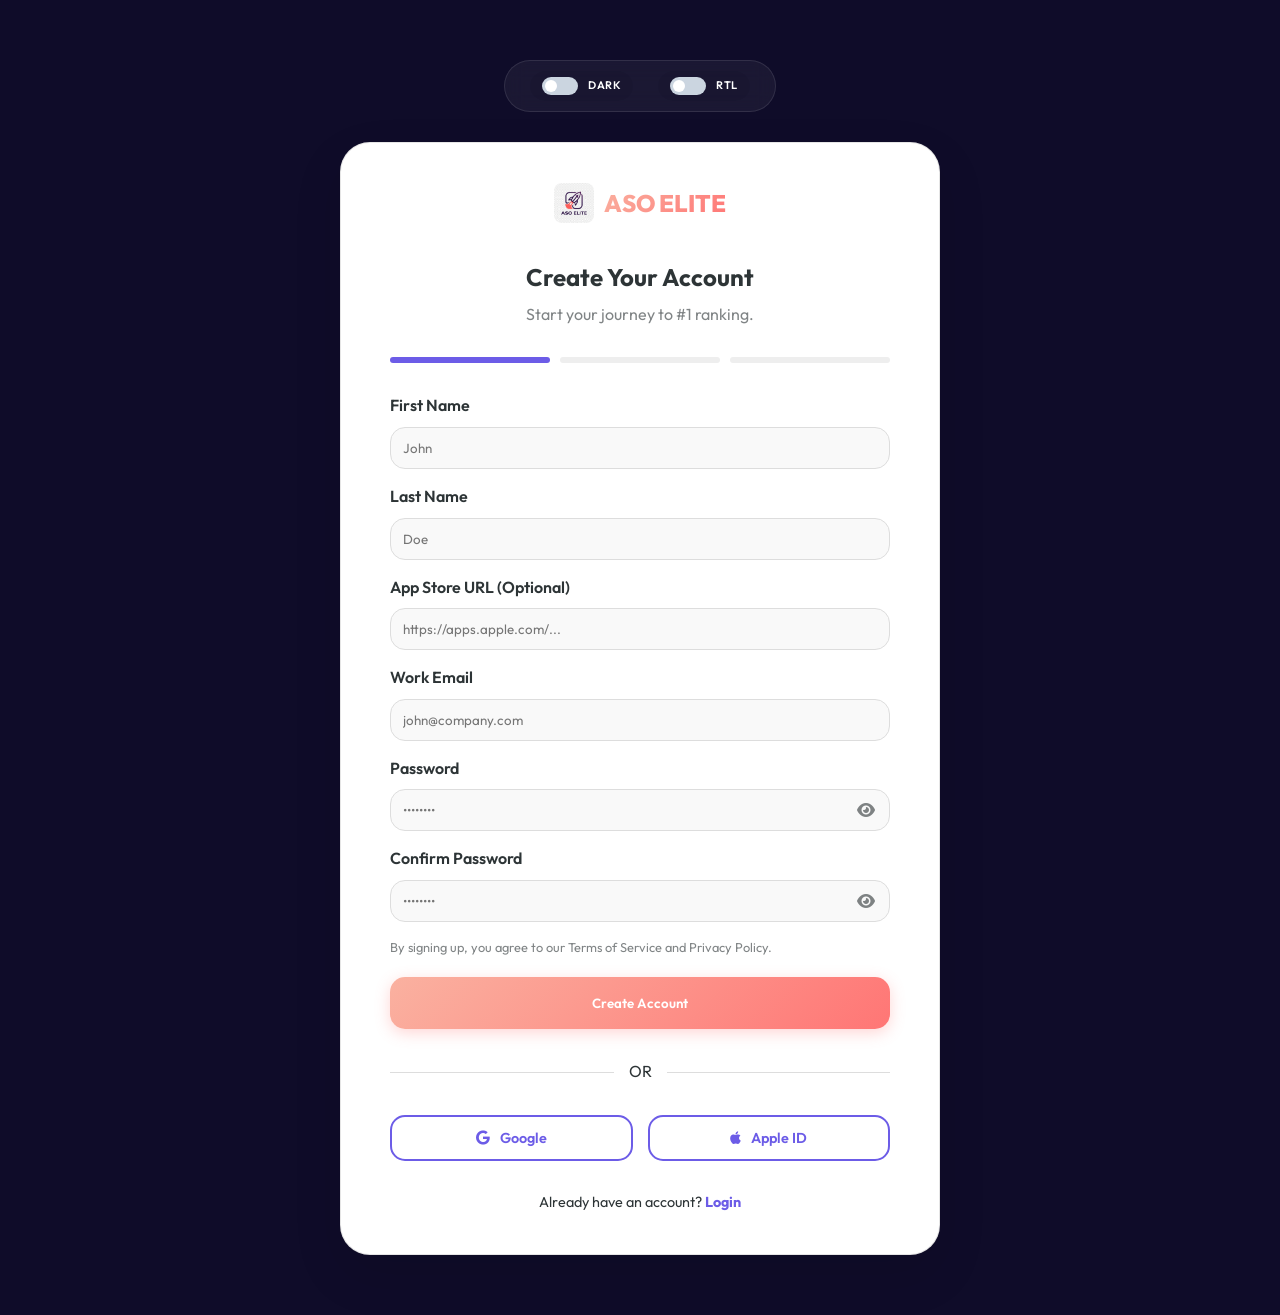
<file: register.html>
<!DOCTYPE html>
<html lang="en">

<head>
    <meta charset="UTF-8">
    <meta name="viewport" content="width=device-width, initial-scale=1.0">
    <title>Sign Up | ASO Elite Portal</title>
    <link rel="icon" type="image/png" href="assets/images/logo.png">
    <link rel="preconnect" href="https://fonts.googleapis.com">
    <link rel="preconnect" href="https://fonts.gstatic.com" crossorigin>
    <link href="https://fonts.googleapis.com/css2?family=Outfit:wght@300;400;600;700;800&display=swap" rel="stylesheet">
    <link rel="stylesheet" href="assets/css/style.css">
    <link rel="stylesheet" href="https://cdnjs.cloudflare.com/ajax/libs/font-awesome/6.5.1/css/all.min.css">
    <style>
        body {
            min-height: 100vh;
            display: flex;
            align-items: center;
            justify-content: center;
            background: #0f0c29;
            overflow-x: hidden;
        }

        .register-container {
            width: 100%;
            min-height: 100vh;
            display: flex;
            align-items: center;
            justify-content: center;
            padding: 40px 20px;
        }

        .register-form-side {
            background: var(--card-bg);
            display: flex;
            align-items: center;
            justify-content: center;
            padding: 40px;
            border-radius: var(--radius-lg);
            box-shadow: 0 20px 50px rgba(0, 0, 0, 0.1);
            border: 1px solid var(--glass-border);
            width: 100%;
            max-width: 600px;
        }

        .social-login {
            display: grid;
            grid-template-columns: 1fr 1fr;
            gap: 15px;
            margin-bottom: 30px;
        }

        .form-box {
            width: 100%;
            max-width: 500px;
        }

        .input-group {
            margin-bottom: 15px;
        }

        .input-group label {
            display: block;
            margin-bottom: 8px;
            font-weight: 600;
        }

        .password-group {
            position: relative;
        }

        .password-group i {
            position: absolute;
            right: 15px;
            top: 50%;
            transform: translateY(-50%);
            cursor: pointer;
            opacity: 0.6;
            transition: var(--transition);
            z-index: 2;
        }

        .password-group i:hover {
            opacity: 1;
            color: var(--primary-purple);
        }

        .input-group input {
            width: 100%;
            padding: 12px;
            border-radius: var(--radius-md);
            border: 1px solid #ddd;
            background: var(--secondary-bg);
            transition: var(--transition);
        }

        .multi-step-indicator {
            display: flex;
            gap: 10px;
            margin-bottom: 30px;
        }

        .step-dot {
            height: 6px;
            flex-grow: 1;
            background: #eee;
            border-radius: 3px;
        }

        .step-dot.active {
            background: var(--primary-purple);
        }

        .page-actions {
            position: absolute;
            top: 30px;
            left: 50%;
            transform: translateX(-50%);
            display: flex !important;
            flex-direction: row !important;
            align-items: center;
            gap: 25px;
            z-index: 1000;
            background: rgba(255,255,255,0.05);
            padding: 10px 25px;
            border-radius: 50px;
            backdrop-filter: blur(10px);
            border: 1px solid rgba(255,255,255,0.1);
            white-space: nowrap;
        }

        @media (max-width: 480px) {
            .register-form-side {
                padding: 30px 20px;
                margin: 10px;
                margin-top: 80px;
            }
            .social-login {
                grid-template-columns: 1fr;
            }
            .page-actions {
                top: 20px;
                gap: 15px;
                padding: 8px 20px;
            }
            .form-box h2 {
                font-size: 1.8rem !important;
            }
        }
    </style>
</head>

<body>

    <div class="register-container" style="flex-direction: column; gap: 30px; padding: 60px 20px;">
        <div class="page-actions" style="position: static; transform: none; margin-bottom: 0;">
            <div class="toggle-container">
                <label class="switch">
                    <input type="checkbox" id="theme-toggle">
                    <span class="slider"></span>
                </label>
                <span style="font-size: 11px; font-weight: 600; text-transform: uppercase; color: white;">Dark</span>
            </div>
            <div class="toggle-container">
                <label class="switch">
                    <input type="checkbox" id="rtl-toggle">
                    <span class="slider"></span>
                </label>
                <span style="font-size: 11px; font-weight: 600; text-transform: uppercase; color: white;">RTL</span>
            </div>
        </div>
        <div class="register-form-side">
            <div class="form-box">
                <a href="index.html" class="logo flex"
                    style="align-items: center; justify-content: center; gap: 10px; -webkit-text-fill-color: initial; background: none; margin-bottom: 40px;">
                    <img src="assets/images/logo.png" alt="ASO Elite Logo" style="height: 40px; border-radius: 8px;">
                    <span
                        style="background: var(--peach-gradient); -webkit-background-clip: text; -webkit-text-fill-color: transparent;">ASO
                        ELITE</span>
                </a>
                <h2 style="margin-bottom: 10px; text-align: center;">Create Your Account</h2>
                <p style="opacity: 0.6; margin-bottom: 30px; text-align: center;">Start your journey to #1 ranking.</p>

                <div class="multi-step-indicator">
                    <div class="step-dot active"></div>
                    <div class="step-dot"></div>
                    <div class="step-dot"></div>
                </div>

                <form action="index.html">
                    <div class="input-group">
                        <label>First Name</label>
                        <input type="text" placeholder="John" required>
                    </div>
                    <div class="input-group">
                        <label>Last Name</label>
                        <input type="text" placeholder="Doe" required>
                    </div>
                    <div class="input-group">
                        <label>App Store URL (Optional)</label>
                        <input type="url" placeholder="https://apps.apple.com/...">
                    </div>
                    <div class="input-group">
                        <label>Work Email</label>
                        <input type="email" placeholder="john@company.com" required>
                    </div>
                    <div class="input-group">
                        <label>Password</label>
                        <div class="password-group">
                            <input type="password" placeholder="••••••••" required style="padding-right: 45px;">
                            <i class="fas fa-eye toggle-password"></i>
                        </div>
                    </div>
                    <div class="input-group">
                        <label>Confirm Password</label>
                        <div class="password-group">
                            <input type="password" placeholder="••••••••" required style="padding-right: 45px;">
                            <i class="fas fa-eye toggle-password"></i>
                        </div>
                    </div>
                    <p style="font-size: 0.8rem; opacity: 0.6; margin-bottom: 20px;">By signing up, you agree to our <a
                            href="#">Terms of Service</a> and <a href="#">Privacy Policy</a>.</p>
                    <button type="submit" class="btn btn-primary"
                        style="width: 100%; padding: 18px; margin-bottom: 30px;">Create Account</button>
                </form>

                <div class="divider" style="text-align: center; margin-bottom: 30px; position: relative;">
                    <span style="background: var(--card-bg); padding: 0 15px; position: relative; z-index: 1;">OR</span>
                    <hr style="position: absolute; top: 50%; width: 100%; border: 0; border-top: 1px solid #ddd;">
                </div>

                <div class="social-login">
                    <button class="btn btn-outline"
                        style="font-size: 0.9rem; display: flex; align-items: center; justify-content: center; gap: 10px;">
                        <i class="fab fa-google"></i> Google
                    </button>
                    <button class="btn btn-outline"
                        style="font-size: 0.9rem; display: flex; align-items: center; justify-content: center; gap: 10px;">
                        <i class="fab fa-apple"></i> Apple ID
                    </button>
                </div>

                <p style="text-align: center; margin-top: 30px; font-size: 0.9rem;">Already have an account? <a
                        href="login.html" style="color: var(--primary-purple); font-weight: bold;">Login</a></p>
            </div>
        </div>

    </div>

    <script src="assets/js/main.js"></script>
    <script>
        document.querySelectorAll('.toggle-password').forEach(icon => {
            icon.addEventListener('click', function () {
                const input = this.parentElement.querySelector('input');
                if (input.type === 'password') {
                    input.type = 'text';
                    this.classList.remove('fa-eye');
                    this.classList.add('fa-eye-slash');
                } else {
                    input.type = 'password';
                    this.classList.remove('fa-eye-slash');
                    this.classList.add('fa-eye');
                }
            });
        });
    </script>
</body>

</html>
</file>
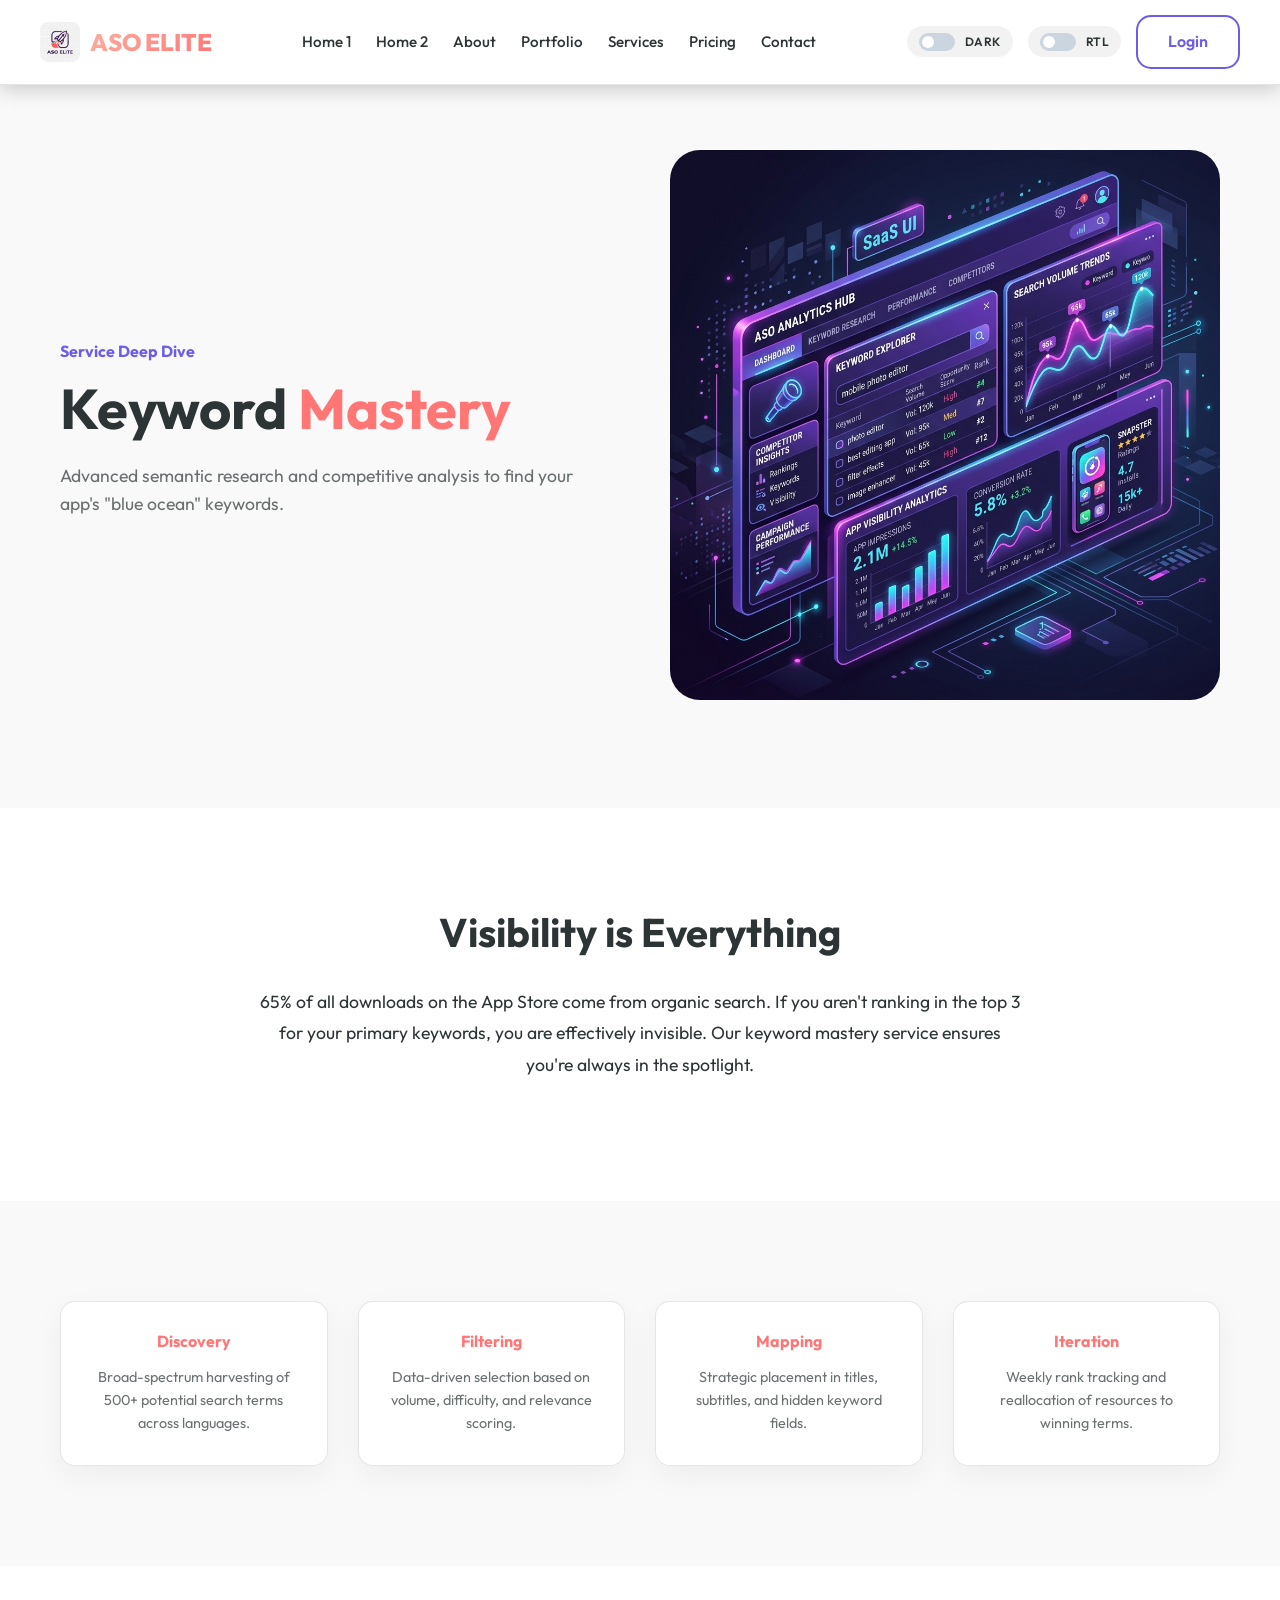
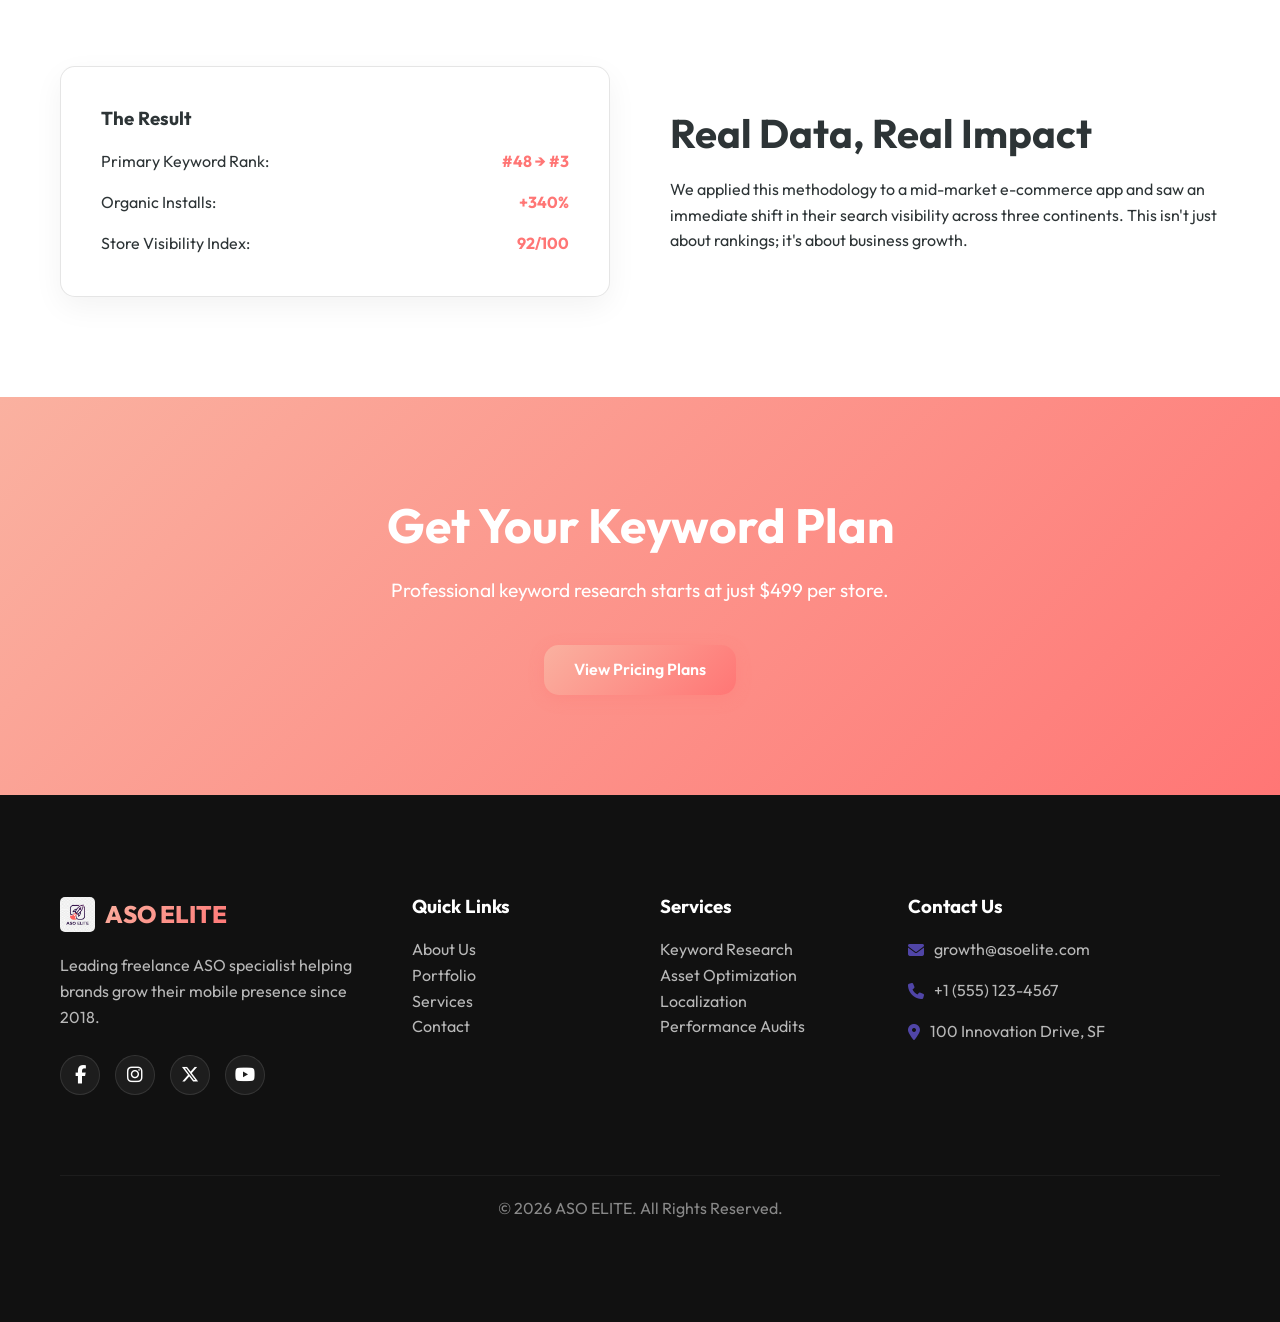
<file: services-details.html>
<!DOCTYPE html>
<html lang="en">
<head>
    <meta charset="UTF-8">
    <meta name="viewport" content="width=device-width, initial-scale=1.0">
    <title>Keyword Optimization Details | ASO Elite</title>
    <link rel="icon" type="image/png" href="assets/images/logo.png">
    <link rel="preconnect" href="https://fonts.googleapis.com">
    <link rel="preconnect" href="https://fonts.gstatic.com" crossorigin>
    <link href="https://fonts.googleapis.com/css2?family=Outfit:wght@300;400;600;700;800&display=swap" rel="stylesheet">
    <link rel="stylesheet" href="assets/css/style.css">
    
    <!-- Font Awesome -->
    <link rel="stylesheet" href="https://cdnjs.cloudflare.com/ajax/libs/font-awesome/6.4.0/css/all.min.css">
    <!-- Font Awesome -->
    <link rel="stylesheet" href="https://cdnjs.cloudflare.com/ajax/libs/font-awesome/6.5.1/css/all.min.css">
</head>
<body>

    <header>
        <div class="container nav-container">
            <a href="index.html" class="logo flex" style="align-items: center; gap: 10px; -webkit-text-fill-color: initial; background: none;">
                <img src="assets/images/logo.png" alt="ASO Elite Logo" style="height: 40px; border-radius: 8px;">
                <span style="background: var(--peach-gradient); -webkit-background-clip: text; -webkit-text-fill-color: transparent;">ASO ELITE</span>
            </a>
            <nav class="nav-links">
                <a href="index.html">Home 1</a>
                <a href="home-2.html">Home 2</a>
                <a href="about.html">About</a>
                <a href="portfolio.html">Portfolio</a>
                <a href="services.html">Services</a>

                <a href="pricing.html">Pricing</a>
                <a href="contact.html">Contact</a>
            </nav>
            <div class="nav-actions flex" style="gap: 15px; align-items: center;">
                <div class="toggle-container">
                    <label class="switch">
                        <input type="checkbox" id="theme-toggle">
                        <span class="slider"></span>
                    </label>
                    <span>Dark</span>
                </div>
                <div class="toggle-container">
                    <label class="switch">
                        <input type="checkbox" id="rtl-toggle">
                        <span class="slider"></span>
                    </label>
                    <span>RTL</span>
                </div>
                <a href="login.html" class="btn btn-outline">Login</a>
            </div>
            <button class="mobile-menu-btn" style="display: none;">☰</button>
        </div>
    </header>

    <!-- 1. Detail Hero -->
    <section class="section-padding" style="background: var(--secondary-bg); padding-top: 150px; transition: var(--transition);">
        <div class="container grid tablet-center" style="grid-template-columns: repeat(2, 1fr); gap: 60px; align-items: center;">
            <div>
                <span style="color: var(--primary-purple); font-weight: 700;">Service Deep Dive</span>
                <h1 style="font-size: 3.5rem; margin-top: 10px; margin-bottom: 20px;">Keyword <span style="color: var(--neon-coral);">Mastery</span></h1>
                <p style="font-size: 1.1rem; opacity: 0.7;">We don't just find keywords; we find the ones your competitors haven't noticed yet.</p>
            </div>
            <div>
                <img src="https://images.unsplash.com/photo-1551288049-bebda4e38f71?ixlib=rb-1.2.1&auto=format&fit=crop&w=800&q=80" alt="Keywords" style="width: 100%; border-radius: 30px;">
            </div>
        </div>
    </section>

    <!-- 2. Why Keyword Optimization Matters -->
    <section class="section-padding">
        <div class="container" style="max-width: 800px; text-align: center;">
            <h2 style="font-size: 2.5rem; margin-bottom: 30px;">Visibility is Everything</h2>
            <p style="margin-bottom: 20px; font-size: 1.1rem; line-height: 1.8;">65% of all downloads on the App Store come from organic search. If you aren't ranking in the top 3 for your primary keywords, you are effectively invisible to the majority of your potential users. Our keyword mastery service ensures you're always in the spotlight.</p>
        </div>
    </section>

    <!-- 3. Our Methodology (4 pillars) -->
    <section class="section-padding" style="background: var(--secondary-bg); transition: var(--transition);">
        <div class="container">
            <div class="grid tablet-center" style="grid-template-columns: repeat(4, 1fr); gap: 30px;">
                <div class="card" style="text-align: center;">
                    <h4 style="color: var(--neon-coral);">Discovery</h4>
                    <p style="font-size: 0.9rem; opacity: 0.7; margin-top: 15px;">Broad-spectrum harvesting of 500+ potential search terms across languages.</p>
                </div>
                <div class="card" style="text-align: center;">
                    <h4 style="color: var(--neon-coral);">Filtering</h4>
                    <p style="font-size: 0.9rem; opacity: 0.7; margin-top: 15px;">Data-driven selection based on volume, difficulty, and relevance scoring.</p>
                </div>
                <div class="card" style="text-align: center;">
                    <h4 style="color: var(--neon-coral);">Mapping</h4>
                    <p style="font-size: 0.9rem; opacity: 0.7; margin-top: 15px;">Strategic placement in titles, subtitles, and hidden keyword fields.</p>
                </div>
                <div class="card" style="text-align: center;">
                    <h4 style="color: var(--neon-coral);">Iteration</h4>
                    <p style="font-size: 0.9rem; opacity: 0.7; margin-top: 15px;">Weekly rank tracking and reallocation of resources to winning terms.</p>
                </div>
            </div>
        </div>
    </section>

    <!-- 4. Case Study Highlight (Comparison) -->
    <section class="section-padding">
        <div class="container grid tablet-center" style="grid-template-columns: repeat(2, 1fr); gap: 60px; align-items: center;">
            <div class="card" style="padding: 40px;">
                <h3 style="margin-bottom: 20px;">The Result</h3>
                <div class="flex" style="justify-content: space-between; margin-bottom: 15px;">
                    <span>Primary Keyword Rank:</span>
                    <strong style="color: var(--neon-coral);">#48 → #3</strong>
                </div>
                <div class="flex" style="justify-content: space-between; margin-bottom: 15px;">
                    <span>Organic Installs:</span>
                    <strong style="color: var(--neon-coral);">+340%</strong>
                </div>
                <div class="flex" style="justify-content: space-between;">
                    <span>Store Visibility Index:</span>
                    <strong style="color: var(--neon-coral);">92/100</strong>
                </div>
            </div>
            <div>
                <h2 style="font-size: 2.5rem; margin-bottom: 20px;">Real Data, Real Impact</h2>
                <p>We applied this methodology to a mid-market e-commerce app and saw an immediate shift in their search visibility across three continents. This isn't just about rankings; it's about business growth.</p>
            </div>
        </div>
    </section>

    <!-- 5. Service Pricing CTA -->
    <section class="section-padding" style="background: var(--peach-gradient); color: white; text-align: center;">
        <div class="container">
            <h2 style="font-size: 3rem; margin-bottom: 20px;">Get Your Keyword Plan</h2>
            <p style="font-size: 1.2rem; margin-bottom: 40px;">Professional keyword research starts at just $499 per store.</p>
            <a href="pricing.html" class="btn btn-primary">View Pricing Plans</a>
        </div>
    </section>

    <!-- Footer -->
    <footer class="section-padding" style="background: #111; color: white;">
        <div class="container">
            <div class="grid" style="grid-template-columns: 1.2fr 0.8fr 0.8fr 1.2fr; gap: 40px;">
                <div class="footer-col">
                    <a href="index.html" class="logo flex" style="align-items: center; gap: 10px; -webkit-text-fill-color: initial; background: none; margin-bottom: 20px;">
                        <img src="assets/images/logo.png" alt="ASO Elite Logo" style="height: 35px; border-radius: 5px;">
                        <span style="background: var(--peach-gradient); -webkit-background-clip: text; -webkit-text-fill-color: transparent;">ASO ELITE</span>
                    </a>
                    <p style="opacity: 0.7; max-width: 300px;">Leading freelance ASO specialist helping brands grow their mobile presence since 2018.</p>
                    <div class="social-links flex" style="margin-top: 25px;">
                        <a href="#" class="social-link" title="Facebook"><i class="fa-brands fa-facebook-f"></i></a>
                        <a href="#" class="social-link" title="Instagram"><i class="fa-brands fa-instagram"></i></a>
                        <a href="#" class="social-link" title="X (Twitter)"><i class="fa-brands fa-x-twitter"></i></a>
                        <a href="#" class="social-link" title="YouTube"><i class="fa-brands fa-youtube"></i></a>
                    </div>
                </div>
                <div class="footer-col">
                    <h3>Quick Links</h3>
                    <ul style="margin-top: 20px;">
                        <li><a href="about.html" style="opacity: 0.7;">About Us</a></li>
                        <li><a href="portfolio.html" style="opacity: 0.7;">Portfolio</a></li>
                        <li><a href="services.html" style="opacity: 0.7;">Services</a></li>

                        <li><a href="contact.html" style="opacity: 0.7;">Contact</a></li>
                    </ul>
                </div>
                <div class="footer-col">
                    <h3>Services</h3>
                    <ul style="margin-top: 20px;">
                        <li><a href="#" style="opacity: 0.7;">Keyword Research</a></li>
                        <li><a href="#" style="opacity: 0.7;">Asset Optimization</a></li>
                        <li><a href="#" style="opacity: 0.7;">Localization</a></li>
                        <li><a href="#" style="opacity: 0.7;">Performance Audits</a></li>
                    </ul>
                </div>
                <div class="footer-col">
                    <h3>Contact Us</h3>
                    <ul style="margin-top: 20px;">
                        <li style="display: flex; gap: 10px; margin-bottom: 15px; opacity: 0.7;">
                            <i class="fas fa-envelope" style="color: var(--primary-purple); margin-top: 5px;"></i>
                            <span>growth@asoelite.com</span>
                        </li>
                        <li style="display: flex; gap: 10px; margin-bottom: 15px; opacity: 0.7;">
                            <i class="fas fa-phone" style="color: var(--primary-purple); margin-top: 5px;"></i>
                            <span>+1 (555) 123-4567</span>
                        </li>
                        <li style="display: flex; gap: 10px; opacity: 0.7;">
                            <i class="fas fa-location-dot" style="color: var(--primary-purple); margin-top: 5px;"></i>
                            <span>100 Innovation Drive, SF</span>
                        </li>
                    </ul>
                </div>
            </div>
            <div class="footer-bottom" style="margin-top: 80px; padding-top: 20px; border-top: 1px solid rgba(255,255,255,0.1); text-align: center; opacity: 0.5;">
                <p>&copy; 2026 ASO ELITE. All Rights Reserved.</p>
            </div>
        </div>
    </footer>

    <script src="assets/js/main.js"></script>
    <script>
        const serviceData = {
            'keyword': {
                title: 'Keyword Mastery | ASO Elite',
                heading: 'Keyword <span style="color: var(--neon-coral);">Mastery</span>',
                description: 'Advanced semantic research and competitive analysis to find your app\'s "blue ocean" keywords.',
                image: 'assets/images/keyword_mastery.png',
                whyTitle: 'Visibility is Everything',
                whyText: '65% of all downloads on the App Store come from organic search. If you aren\'t ranking in the top 3 for your primary keywords, you are effectively invisible. Our keyword mastery service ensures you\'re always in the spotlight.',
                pillars: [
                    { title: 'Discovery', text: 'Broad-spectrum harvesting of 500+ potential search terms across languages.' },
                    { title: 'Filtering', text: 'Data-driven selection based on volume, difficulty, and relevance scoring.' },
                    { title: 'Mapping', text: 'Strategic placement in titles, subtitles, and hidden keyword fields.' },
                    { title: 'Iteration', text: 'Weekly rank tracking and reallocation of resources to winning terms.' }
                ],
                resultValue: '#48 → #3',
                resultMetric: '+340%'
            },
            'visual': {
                title: 'Visual Conversion | ASO Elite',
                heading: 'Visual <span style="color: var(--neon-coral);">Conversion</span>',
                description: 'High-performance screenshots and icon designs that capture attention and drive installs.',
                image: 'assets/images/visual_conversion.png',
                whyTitle: 'First Impressions Count',
                whyText: 'Users decide whether to download your app in less than 3 seconds. Your visual assets are the most critical factor in that decision. We design for conversion, not just aesthetics.',
                pillars: [
                    { title: 'Persona Analysis', text: 'Understanding what visual triggers resonate with your target audience.' },
                    { title: 'A/B Testing', text: 'Testing different styles, colors, and captions to find the winning combination.' },
                    { title: 'Brand Alignment', text: 'Ensuring your store assets match your brand identity perfectly.' },
                    { title: 'Global Adaptation', text: 'Localizing visuals for different cultures and regional preferences.' }
                ],
                resultValue: '12% → 28%',
                resultMetric: '+130%'
            },
            'global': {
                title: 'Global Local | ASO Elite',
                heading: 'Global <span style="color: var(--neon-coral);">Local</span>',
                description: 'Full-scale localization and cultural adaptation for international app store markets.',
                image: 'assets/images/global_local.png',
                whyTitle: 'Think Global, Act Local',
                whyText: 'Only 30% of app store users speak English as their primary language. If you aren\'t localizing, you are missing out on 70% of the market. We help you scale globally with precision.',
                pillars: [
                    { title: 'Translation', text: 'Native-level translation of all metadata and store descriptions.' },
                    { title: 'Culturalization', text: 'Adapting icons and screenshots to local cultural norms and trends.' },
                    { title: 'Regional ASO', text: 'Specific keyword research for every territory you target.' },
                    { title: 'Market Insights', text: 'Deep dives into local competitor landscapes across the globe.' }
                ],
                resultValue: '5 → 45 Countries',
                resultMetric: '+500%'
            },
            'ab': {
                title: 'A/B Experimentation | ASO Elite',
                heading: 'A/B <span style="color: var(--neon-coral);">Experimentation</span>',
                description: 'Rigorous testing of metadata and assets to ensure every update leads to growth.',
                image: 'assets/images/ab_experimentation.png',
                whyTitle: 'Data-Driven Growth',
                whyText: 'In ASO, guessing is expensive. Experimentation is the only way to know what actually works. We run structured tests to remove the guesswork from your growth strategy.',
                pillars: [
                    { title: 'Hypothesis', text: 'Developing clear, testable ideas based on data and research.' },
                    { title: 'Test Setup', text: 'Configuring Google Play Experiments or Apple Product Page Optimization.' },
                    { title: 'Data Analysis', text: 'Interpreting results with statistical significance and confidence.' },
                    { title: 'Implementation', text: 'Rolling out winning variants and planning the next iteration.' }
                ],
                resultValue: '95% Confidence',
                resultMetric: '+45% CVR'
            }
        };

        function updateContent() {
            const params = new URLSearchParams(window.location.search);
            const service = params.get('service') || 'keyword';
            const data = serviceData[service] || serviceData['keyword'];

            // Update Page Title
            document.title = data.title;

            // Update Hero
            document.querySelector('.section-padding h1').innerHTML = data.heading;
            document.querySelector('.section-padding p').innerText = data.description;
            document.querySelector('.section-padding img').src = data.image;

            // Update "Why" Section
            const whySection = document.querySelectorAll('.section-padding')[1];
            whySection.querySelector('h2').innerText = data.whyTitle;
            whySection.querySelector('p').innerText = data.whyText;

            // Update Pillars
            const pillarCards = document.querySelectorAll('.section-padding')[2].querySelectorAll('.card');
            data.pillars.forEach((pillar, index) => {
                if (pillarCards[index]) {
                    pillarCards[index].querySelector('h4').innerText = pillar.title;
                    pillarCards[index].querySelector('p').innerText = pillar.text;
                }
            });

            // Update Results
            const resultCard = document.querySelectorAll('.section-padding')[3].querySelector('.card');
            const resultItems = resultCard.querySelectorAll('strong');
            resultItems[0].innerText = data.resultValue;
            resultItems[1].innerText = data.resultMetric;
        }

        window.onload = updateContent;
    </script>
</body>
</html>
</file>
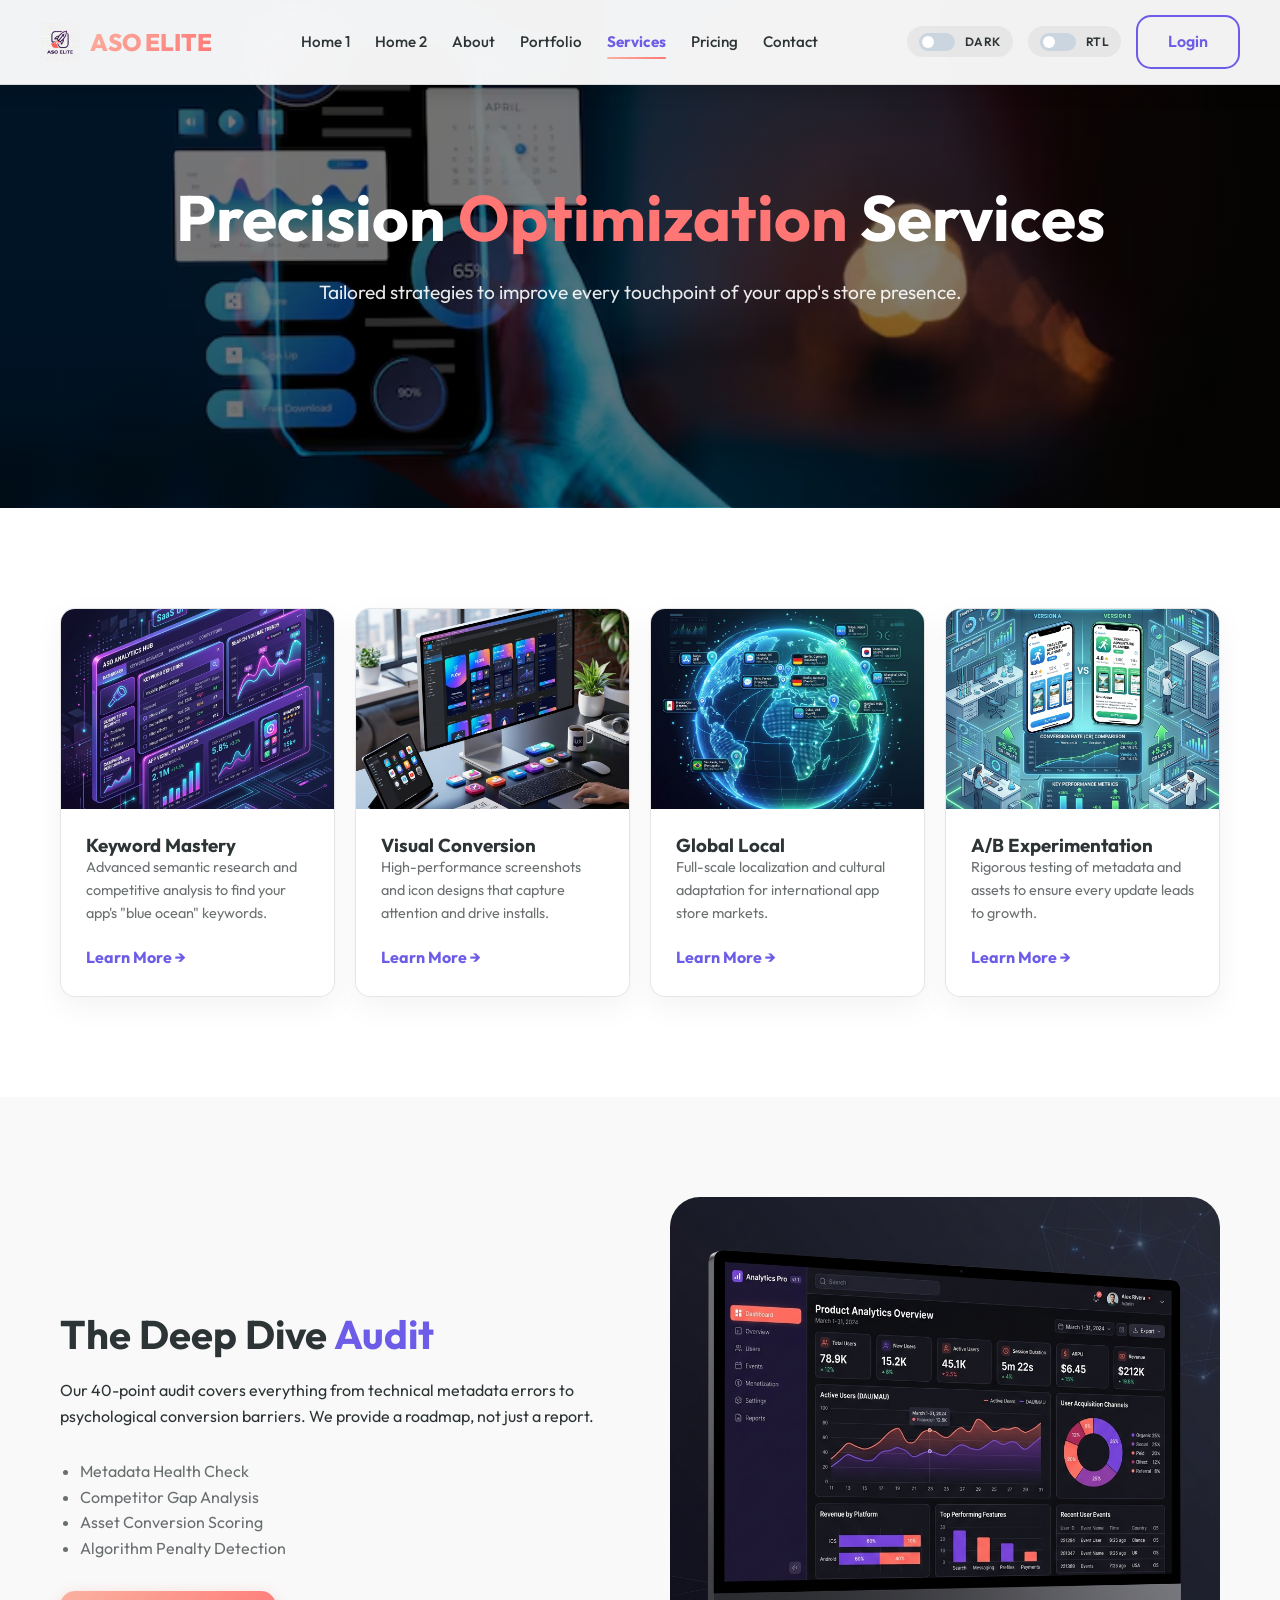
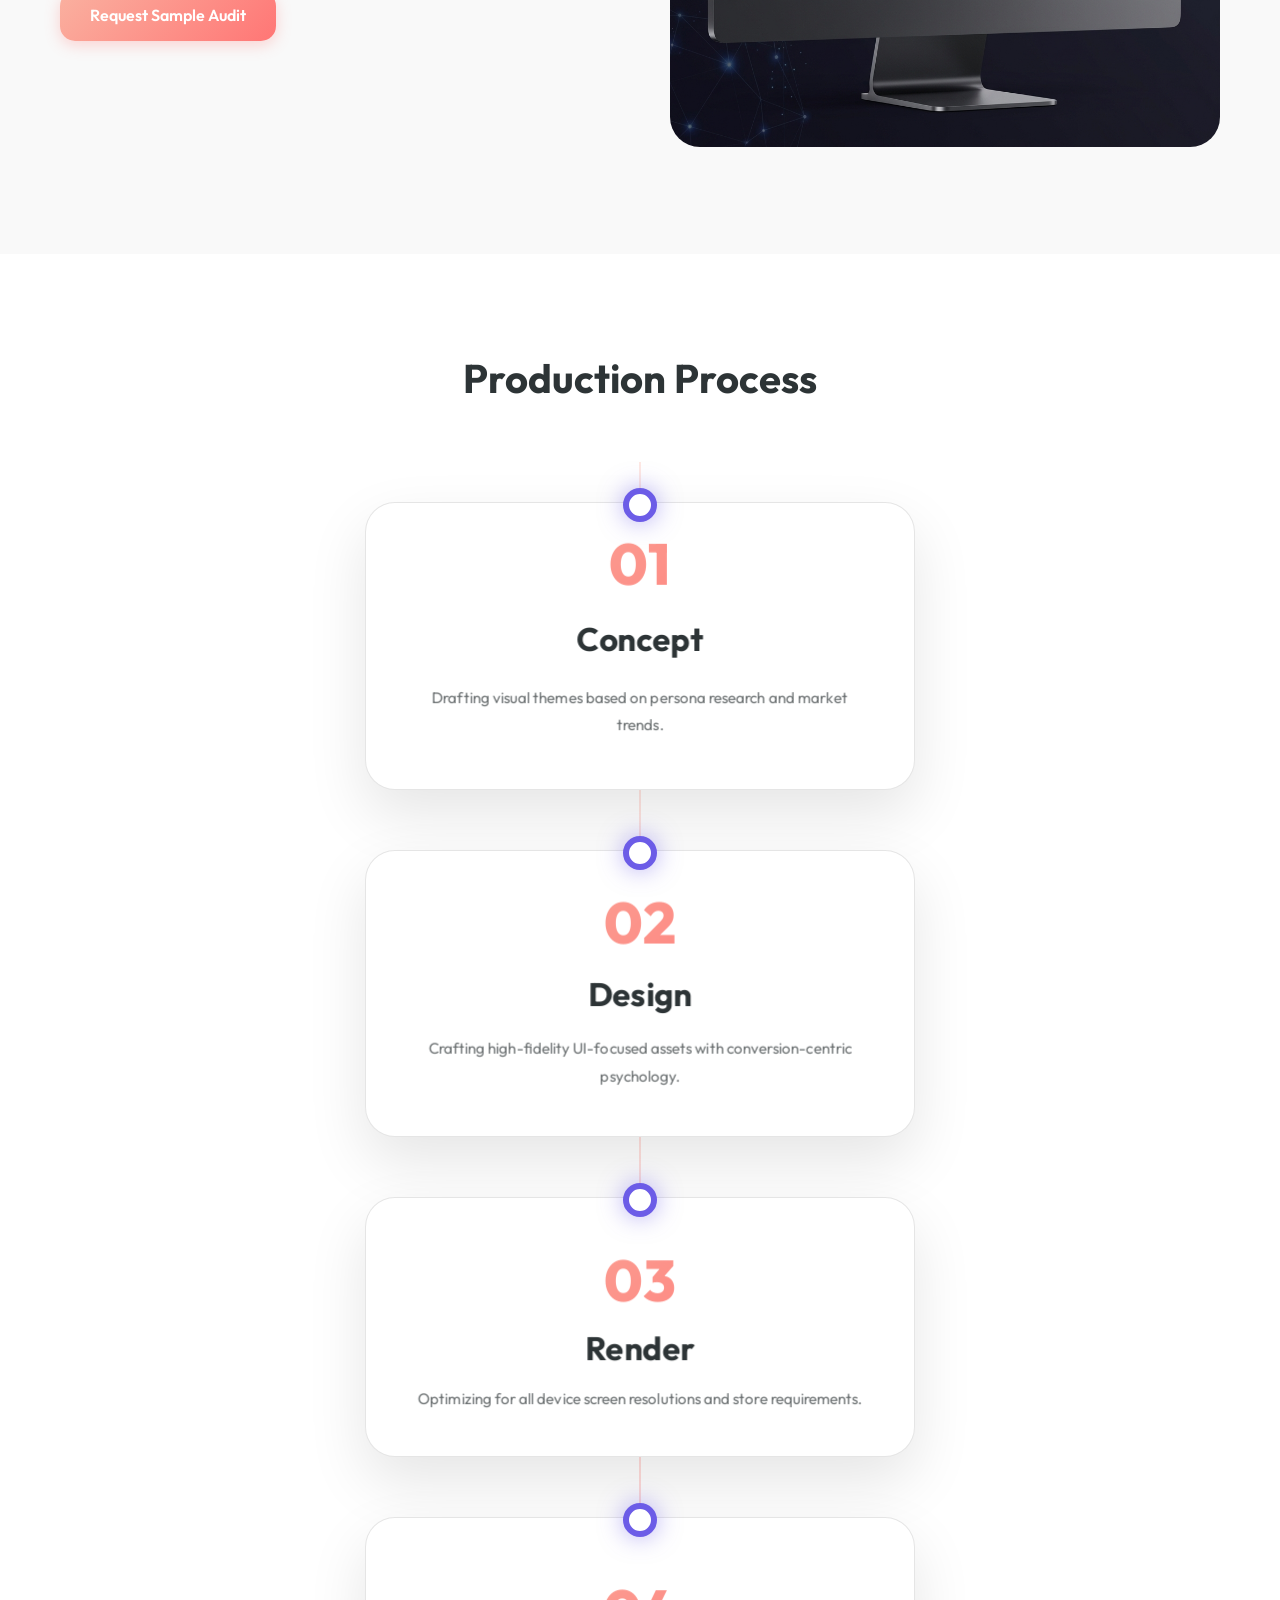
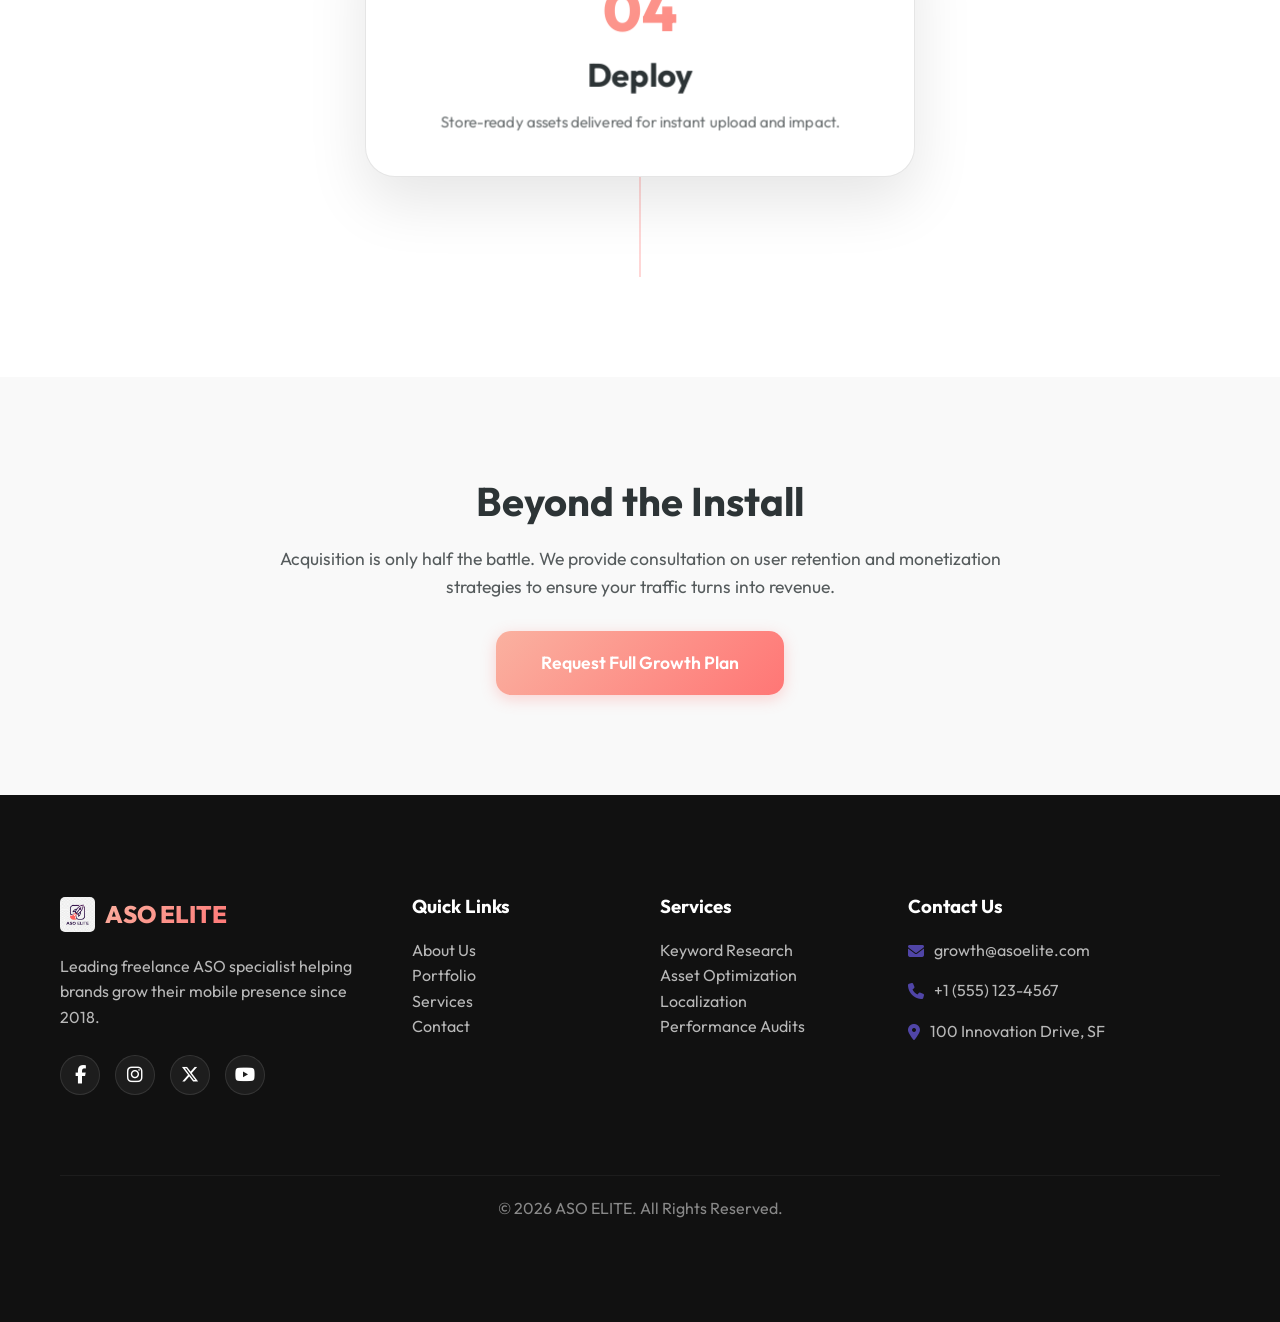
<file: services.html>
<!DOCTYPE html>
<html lang="en">

<head>
    <meta charset="UTF-8">
    <meta name="viewport" content="width=device-width, initial-scale=1.0">
    <title>Our Services | ASO Elite</title>
    <link rel="icon" type="image/png" href="assets/images/logo.png">
    <link rel="preconnect" href="https://fonts.googleapis.com">
    <link rel="preconnect" href="https://fonts.gstatic.com" crossorigin>
    <link href="https://fonts.googleapis.com/css2?family=Outfit:wght@300;400;600;700;800&display=swap" rel="stylesheet">
    <link rel="stylesheet" href="assets/css/style.css">
    <!-- Font Awesome -->
    <link rel="stylesheet" href="https://cdnjs.cloudflare.com/ajax/libs/font-awesome/6.5.1/css/all.min.css">
</head>

<body>

    <header>
        <div class="container nav-container">
            <a href="index.html" class="logo flex"
                style="align-items: center; gap: 10px; -webkit-text-fill-color: initial; background: none;">
                <img src="assets/images/logo.png" alt="ASO Elite Logo" style="height: 40px; border-radius: 8px;">
                <span
                    style="background: var(--peach-gradient); -webkit-background-clip: text; -webkit-text-fill-color: transparent;">ASO
                    ELITE</span>
            </a>
            <nav class="nav-links">
                <a href="index.html">Home 1</a>
                <a href="home-2.html">Home 2</a>
                <a href="about.html">About</a>
                <a href="portfolio.html">Portfolio</a>
                <a href="services.html" class="active">Services</a>

                <a href="pricing.html">Pricing</a>
                <a href="contact.html">Contact</a>
            </nav>
            <div class="nav-actions flex" style="gap: 15px; align-items: center;">
                <div class="toggle-container">
                    <label class="switch">
                        <input type="checkbox" id="theme-toggle">
                        <span class="slider"></span>
                    </label>
                    <span>Dark</span>
                </div>
                <div class="toggle-container">
                    <label class="switch">
                        <input type="checkbox" id="rtl-toggle">
                        <span class="slider"></span>
                    </label>
                    <span>RTL</span>
                </div>
                <a href="login.html" class="btn btn-outline">Login</a>
            </div>
            <button class="mobile-menu-btn" style="display: none;">☰</button>
        </div>
    </header>

    <!-- 1. Services Hero -->
    <section class="hero-section section-padding"
        style="background: linear-gradient(rgba(0,0,0,0.5), rgba(0,0,0,0.5)), url('assets/images/service-hero.png'); background-size: cover; background-position: center; transition: var(--transition); text-align: center; padding-top: 180px; padding-bottom: 200px; color: white;">
        <div class="container">
            <h1 style="font-size: 4rem; margin-bottom: 20px; color: white;">Precision <span
                    style="color: var(--neon-coral);">Optimization</span> Services</h1>
            <p style="font-size: 1.2rem; max-width: 700px; margin: 0 auto; opacity: 0.9; color: white;">Tailored
                strategies to improve every touchpoint of your app's store presence.</p>
        </div>
    </section>

    <!-- 2. Core Service Offerings (4 cards) -->
    <section class="section-padding">
        <div class="container">
            <div class="portfolio-grid">
                <div class="card"
                    style="display: flex; flex-direction: column; height: 100%; padding: 0; overflow: hidden;">
                    <img src="assets/images/keyword_mastery.png" alt="Keyword Mastery"
                        style="width: 100%; height: 200px; object-fit: cover;">
                    <div style="padding: 25px; display: flex; flex-direction: column; flex-grow: 1;">
                        <h3>Keyword Mastery</h3>
                        <p style="font-size: 0.9rem; opacity: 0.7; flex-grow: 1;">Advanced semantic research and
                            competitive analysis to find your app's "blue ocean" keywords.</p>
                        <a href="services-details.html?service=keyword"
                            style="color: var(--primary-purple); font-weight: 700; margin-top: 20px;">Learn More →</a>
                    </div>
                </div>
                <div class="card"
                    style="display: flex; flex-direction: column; height: 100%; padding: 0; overflow: hidden;">
                    <img src="assets/images/visual_conversion.png" alt="Visual Conversion"
                        style="width: 100%; height: 200px; object-fit: cover;">
                    <div style="padding: 25px; display: flex; flex-direction: column; flex-grow: 1;">
                        <h3>Visual Conversion</h3>
                        <p style="font-size: 0.9rem; opacity: 0.7; flex-grow: 1;">High-performance screenshots and icon
                            designs that capture attention and drive installs.</p>
                        <a href="services-details.html?service=visual"
                            style="color: var(--primary-purple); font-weight: 700; margin-top: 20px;">Learn More →</a>
                    </div>
                </div>
                <div class="card"
                    style="display: flex; flex-direction: column; height: 100%; padding: 0; overflow: hidden;">
                    <img src="assets/images/global_local.png" alt="Global Local"
                        style="width: 100%; height: 200px; object-fit: cover;">
                    <div style="padding: 25px; display: flex; flex-direction: column; flex-grow: 1;">
                        <h3>Global Local</h3>
                        <p style="font-size: 0.9rem; opacity: 0.7; flex-grow: 1;">Full-scale localization and cultural
                            adaptation for international app store markets.</p>
                        <a href="services-details.html?service=global"
                            style="color: var(--primary-purple); font-weight: 700; margin-top: 20px;">Learn More →</a>
                    </div>
                </div>
                <div class="card"
                    style="display: flex; flex-direction: column; height: 100%; padding: 0; overflow: hidden;">
                    <img src="assets/images/ab_experimentation.png" alt="A/B Experimentation"
                        style="width: 100%; height: 200px; object-fit: cover;">
                    <div style="padding: 25px; display: flex; flex-direction: column; flex-grow: 1;">
                        <h3>A/B Experimentation</h3>
                        <p style="font-size: 0.9rem; opacity: 0.7; flex-grow: 1;">Rigorous testing of metadata and
                            assets to ensure every update leads to growth.</p>
                        <a href="services-details.html?service=ab"
                            style="color: var(--primary-purple); font-weight: 700; margin-top: 20px;">Learn More →</a>
                    </div>
                </div>
            </div>
        </div>
    </section>

    <!-- 3. Specialized ASO Audits -->
    <section class="section-padding" style="background: var(--secondary-bg); transition: var(--transition);">
        <div class="container grid tablet-center" style="grid-template-columns: repeat(2, 1fr); gap: 60px; align-items: center;">
            <div>
                <h2 style="font-size: 2.5rem; margin-bottom: 20px;">The Deep Dive <span
                        style="color: var(--primary-purple);">Audit</span></h2>
                <p style="margin-bottom: 30px;">Our 40-point audit covers everything from technical metadata errors to
                    psychological conversion barriers. We provide a roadmap, not just a report.</p>
                <ul style="list-style: disc; padding-left: 20px; opacity: 0.7;">
                    <li>Metadata Health Check</li>
                    <li>Competitor Gap Analysis</li>
                    <li>Asset Conversion Scoring</li>
                    <li>Algorithm Penalty Detection</li>
                </ul>
                <a href="#" class="btn btn-primary" style="margin-top: 30px;">Request Sample Audit</a>
            </div>
            <div>
                <img src="assets/images/dashboard_mockup.png" alt="Audit" style="width: 100%; border-radius: 30px;">
            </div>
        </div>
    </section>

    <!-- 4. Creative Asset Production -->
    <section class="section-padding">
        <div class="container">
            <h2 style="font-size: 2.5rem; text-align: center; margin-bottom: 50px;">Production Process</h2>
            <div class="process-container">
                <div class="process-step">
                    <div class="process-dot"></div>
                    <h3 style="color: var(--neon-coral);">01</h3>
                    <h4>Concept</h4>
                    <p style="font-size: 0.95rem; opacity: 0.7;">Drafting visual themes based on persona research and market trends.</p>
                </div>
                <div class="process-step">
                    <div class="process-dot"></div>
                    <h3 style="color: var(--neon-coral);">02</h3>
                    <h4>Design</h4>
                    <p style="font-size: 0.95rem; opacity: 0.7;">Crafting high-fidelity UI-focused assets with conversion-centric psychology.</p>
                </div>
                <div class="process-step">
                    <div class="process-dot"></div>
                    <h3 style="color: var(--neon-coral);">03</h3>
                    <h4>Render</h4>
                    <p style="font-size: 0.95rem; opacity: 0.7;">Optimizing for all device screen resolutions and store requirements.</p>
                </div>
                <div class="process-step">
                    <div class="process-dot"></div>
                    <h3 style="color: var(--neon-coral);">04</h3>
                    <h4>Deploy</h4>
                    <p style="font-size: 0.95rem; opacity: 0.7;">Store-ready assets delivered for instant upload and impact.</p>
                </div>
            </div>
        </div>
    </section>

    <!-- 5. Retention & Monetization Advice CTA -->
    <section class="section-padding" style="background: var(--secondary-bg); transition: var(--transition); text-align: center;">
        <div class="container">
            <h2 style="font-size: 2.5rem; margin-bottom: 20px;">Beyond the Install</h2>
            <p style="font-size: 1.1rem; max-width: 800px; margin: 0 auto 30px; opacity: 0.8;">Acquisition is only half the battle. We provide consultation on user retention and monetization strategies to ensure your traffic turns into revenue.</p>
            <a href="contact.html" class="btn btn-primary" style="padding: 18px 45px; font-size: 1.1rem;">Request Full Growth Plan</a>
        </div>
    </section>

    <footer class="section-padding" style="background: #111; color: white;">
        <div class="container">
            <div class="grid" style="grid-template-columns: 1.2fr 0.8fr 0.8fr 1.2fr; gap: 40px;">
                <div class="footer-col">
                    <a href="index.html" class="logo flex"
                        style="align-items: center; gap: 10px; -webkit-text-fill-color: initial; background: none; margin-bottom: 20px;">
                        <img src="assets/images/logo.png" alt="ASO Elite Logo"
                            style="height: 35px; border-radius: 5px;">
                        <span
                            style="background: var(--peach-gradient); -webkit-background-clip: text; -webkit-text-fill-color: transparent;">ASO
                            ELITE</span>
                    </a>
                    <p style="opacity: 0.7; max-width: 300px;">Leading freelance ASO specialist helping brands grow
                        their mobile presence since 2018.</p>
                    <div class="social-links flex" style="margin-top: 25px;">
                        <a href="#" class="social-link" title="Facebook"><i class="fa-brands fa-facebook-f"></i></a>
                        <a href="#" class="social-link" title="Instagram"><i class="fa-brands fa-instagram"></i></a>
                        <a href="#" class="social-link" title="X (Twitter)"><i class="fa-brands fa-x-twitter"></i></a>
                        <a href="#" class="social-link" title="YouTube"><i class="fa-brands fa-youtube"></i></a>
                    </div>
                </div>
                <div class="footer-col">
                    <h3>Quick Links</h3>
                    <ul style="margin-top: 20px;">
                        <li><a href="about.html" style="opacity: 0.7;">About Us</a></li>
                        <li><a href="portfolio.html" style="opacity: 0.7;">Portfolio</a></li>
                        <li><a href="services.html" style="opacity: 0.7;">Services</a></li>

                        <li><a href="contact.html" style="opacity: 0.7;">Contact</a></li>
                    </ul>
                </div>
                <div class="footer-col">
                    <h3>Services</h3>
                    <ul style="margin-top: 20px;">
                        <li><a href="#" style="opacity: 0.7;">Keyword Research</a></li>
                        <li><a href="#" style="opacity: 0.7;">Asset Optimization</a></li>
                        <li><a href="#" style="opacity: 0.7;">Localization</a></li>
                        <li><a href="#" style="opacity: 0.7;">Performance Audits</a></li>
                    </ul>
                </div>
                <div class="footer-col">
                    <h3>Contact Us</h3>
                    <ul style="margin-top: 20px;">
                        <li style="display: flex; gap: 10px; margin-bottom: 15px; opacity: 0.7;">
                            <i class="fas fa-envelope" style="color: var(--primary-purple); margin-top: 5px;"></i>
                            <span>growth@asoelite.com</span>
                        </li>
                        <li style="display: flex; gap: 10px; margin-bottom: 15px; opacity: 0.7;">
                            <i class="fas fa-phone" style="color: var(--primary-purple); margin-top: 5px;"></i>
                            <span>+1 (555) 123-4567</span>
                        </li>
                        <li style="display: flex; gap: 10px; opacity: 0.7;">
                            <i class="fas fa-location-dot" style="color: var(--primary-purple); margin-top: 5px;"></i>
                            <span>100 Innovation Drive, SF</span>
                        </li>
                    </ul>
                </div>
            </div>
            <div class="footer-bottom"
                style="margin-top: 80px; padding-top: 20px; border-top: 1px solid rgba(255,255,255,0.1); text-align: center; opacity: 0.5;">
                <p>&copy; 2026 ASO ELITE. All Rights Reserved.</p>
            </div>
        </div>
    </footer>

    <script src="assets/js/main.js"></script>
</body>

</html>
</file>
<file: assets/css/style.css>
:root {
    /* Color Palette */
    --primary-purple: #6c5ce7;
    --deep-purple: #2d3436;
    --neon-coral: #ff7675;
    --soft-lavender: #a29bfe;
    --dark-graphite: #2d3436;
    --electric-violet: #a29bfe;
    --peach-gradient: linear-gradient(135deg, #fab1a0, #ff7675);
    --glass-bg: rgba(0, 0, 0, 0.05);
    --glass-border: rgba(0, 0, 0, 0.1);

    /* Theme Defaults (Light by default) */
    --bg-color: #ffffff;
    --text-color: #2d3436;
    --card-bg: #ffffff;
    --secondary-bg: #f9f9f9;
    --navbar-bg: rgba(255, 255, 255, 0.95);
    --footer-bg: #ffffff;

    /* Spacing & Borders */
    --radius-sm: 8px;
    --radius-md: 15px;
    --radius-lg: 30px;
    --transition: all 0.3s ease;
}

[data-theme="dark"] {
    --bg-color: #000000;
    --text-color: #ffffff;
    --card-bg: #111111;
    --secondary-bg: #050505;
    --navbar-bg: rgba(0, 0, 0, 0.95);
    --footer-bg: #111111;
    --glass-bg: rgba(255, 255, 255, 0.1);
    --glass-border: rgba(255, 255, 255, 0.2);
}

* {
    margin: 0;
    padding: 0;
    box-sizing: border-box;
    font-family: 'Outfit', sans-serif;
}

body {
    background-color: var(--bg-color);
    color: var(--text-color);
    line-height: 1.6;
    overflow-x: hidden;
    transition: var(--transition);
}

/* Typography */
h1,
h2,
h3,
h4,
h5,
h6 {
    font-weight: 700;
    line-height: 1.2;
}

a {
    text-decoration: none;
    color: inherit;
    transition: var(--transition);
}

ul {
    list-style: none;
}

/* Layout Helpers */
.container {
    max-width: 1200px;
    margin: 0 auto;
    padding: 0 20px;
}

.section-padding {
    padding: 100px 0;
}

.flex {
    display: flex;
}

.grid {
    display: grid;
}

/* Buttons */
.btn {
    padding: 12px 30px;
    border-radius: var(--radius-md);
    font-weight: 600;
    cursor: pointer;
    border: none;
    display: inline-block;
    transition: var(--transition);
}

.btn-primary {
    background: var(--peach-gradient);
    color: white;
    box-shadow: 0 4px 15px rgba(255, 118, 117, 0.3);
}

.btn-primary:hover {
    transform: translateY(-3px);
    box-shadow: 0 8px 25px rgba(255, 118, 117, 0.5);
}

.btn-outline {
    border: 2px solid var(--primary-purple);
    color: var(--primary-purple);
    background: transparent;
}

.btn-outline:hover {
    background: var(--primary-purple);
    color: white;
}

.btn-glass {
    background: var(--glass-bg);
    color: white !important;
    border: 1px solid var(--glass-border);
    backdrop-filter: blur(10px);
    -webkit-backdrop-filter: blur(10px);
}

.btn-glass:hover {
    background: white;
    color: var(--neon-coral) !important;
    transform: translateY(-3px);
    box-shadow: 0 10px 20px rgba(0, 0, 0, 0.1);
}

/* Navbar Base Structure */
header {
    position: fixed;
    top: 0;
    left: 0;
    width: 100%;
    z-index: 1000;
    transition: var(--transition);
}

.nav-container {
    display: flex;
    justify-content: space-between;
    align-items: center;
    padding: 15px 0;
}

.nav-links {
    display: flex;
    gap: 30px;
}

.nav-links a {
    font-weight: 600;
    font-size: 0.95rem;
    transition: var(--transition);
}


.nav-container {
    display: flex;
    justify-content: space-between;
    align-items: center;
    padding: 15px 0;
}

.logo {
    font-size: 1.5rem;
    font-weight: 800;
    background: var(--peach-gradient);
    -webkit-background-clip: text;
    -webkit-text-fill-color: transparent;
}

.nav-links {
    display: flex;
    gap: 25px;
}

.nav-links a {
    font-weight: 500;
    color: var(--text-color);
}

.nav-links a:hover {
    color: var(--primary-purple);
}

.nav-links a.active {
    color: var(--primary-purple);
    font-weight: 700;
    position: relative;
}

.nav-links a.active::after {
    content: '';
    position: absolute;
    bottom: -5px;
    left: 0;
    width: 100%;
    height: 2px;
    background: var(--peach-gradient);
    border-radius: 2px;
}

/* Premium Toggles */
.nav-actions {
    display: flex;
    align-items: center;
    gap: 15px;
}

.toggle-container {
    display: flex;
    align-items: center;
    gap: 10px;
    background: rgba(0, 0, 0, 0.05);
    padding: 6px 12px;
    border-radius: 50px;
    transition: var(--transition);
}

[data-theme="dark"] .toggle-container {
    background: rgba(255, 255, 255, 0.05);
}

.toggle-container span {
    font-size: 12px;
    font-weight: 600;
    text-transform: uppercase;
    letter-spacing: 0.5px;
}

.switch {
    position: relative;
    display: inline-block;
    width: 36px;
    height: 18px;
}

.switch input {
    opacity: 0;
    width: 0;
    height: 0;
}

.slider {
    position: absolute;
    cursor: pointer;
    top: 0;
    left: 0;
    right: 0;
    bottom: 0;
    background-color: #cbd5e0;
    transition: .4s;
    border-radius: 34px;
}

.slider:before {
    position: absolute;
    content: "";
    height: 12px;
    width: 12px;
    left: 3px;
    bottom: 3px;
    background-color: white;
    transition: .4s;
    border-radius: 50%;
}

input:checked+.slider {
    background: var(--peach-gradient);
}

input:checked+.slider:before {
    transform: translateX(18px);
}

/* Cards */
.card {
    background: var(--card-bg);
    padding: 30px;
    border-radius: var(--radius-md);
    box-shadow: 0 10px 30px rgba(0, 0, 0, 0.05);
    border: 1px solid var(--glass-border);
    transition: var(--transition);
    display: flex;
    flex-direction: column;
}

.card:hover {
    transform: translateY(-10px);
}

@media (min-width: 1025px) {
    .card-title {
        font-size: 1.05rem !important;
        white-space: nowrap;
        overflow: hidden;
        text-overflow: ellipsis;
    }
}

.portfolio-grid {
    display: grid;
    grid-template-columns: repeat(4, 1fr);
    gap: 20px;
}

@media (max-width: 1024px) {
    .portfolio-grid {
        grid-template-columns: repeat(2, 1fr);
    }
}

@media (max-width: 600px) {
    .portfolio-grid {
        grid-template-columns: 1fr;
    }
}

.grid-2 {
    display: grid;
    grid-template-columns: repeat(2, 1fr);
    gap: 20px;
}

@media (max-width: 600px) {
    .grid-2 {
        grid-template-columns: 1fr;
    }
}

/* Footer Social Links */
.social-links {
    gap: 15px;
    margin-top: 20px;
}

.social-link {
    width: 40px;
    height: 40px;
    border-radius: 50%;
    background: rgba(255, 255, 255, 0.05);
    display: flex;
    align-items: center;
    justify-content: center;
    font-size: 18px;
    color: white;
    transition: var(--transition);
    border: 1px solid rgba(255, 255, 255, 0.1);
}

.social-link:hover {
    background: var(--peach-gradient);
    color: white;
    transform: translateY(-3px);
    border-color: transparent;
    box-shadow: 0 5px 15px rgba(255, 118, 117, 0.3);
}

/* Responsive */
@media (max-width: 1024px) {
    .section-padding {
        padding: 80px 0;
    }
}

@media (max-width: 1024px) {
    .mobile-menu-btn {
        display: block !important;
        background: none;
        border: none;
        font-size: 1.5rem;
        cursor: pointer;
        color: var(--text-color);
        z-index: 1001;
        transition: var(--transition);
        padding: 5px;
    }

    .mobile-menu-btn:hover {
        color: var(--primary-purple);
    }

    .nav-links {
        position: absolute;
        top: 100%;
        left: 0;
        width: 100%;
        background: var(--navbar-bg);
        backdrop-filter: blur(20px);
        -webkit-backdrop-filter: blur(20px);
        flex-direction: column;
        padding: 30px 20px;
        gap: 20px;
        border-bottom: 1px solid var(--glass-border);
        box-shadow: 0 15px 35px rgba(0, 0, 0, 0.1);
        text-align: center;
        transform: translateY(-20px);
        opacity: 0;
        visibility: hidden;
        pointer-events: none;
        transition: all 0.4s cubic-bezier(0.68, -0.55, 0.27, 1.55);
        z-index: 1000;
        display: flex;
        /* Always flex but hidden */
    }

    .nav-links.active {
        transform: translateY(0);
        opacity: 1;
        visibility: visible;
        pointer-events: all;
    }

    .nav-links a {
        font-size: 1.1rem;
        padding: 10px;
        width: 100%;
        border-radius: var(--radius-sm);
    }

    .nav-links a:hover {
        background: rgba(108, 92, 231, 0.1);
    }

    .nav-actions {
        display: none;
    }
}

@media (max-width: 1024px) {
    .nav-container {
        position: relative;
    }

    .nav-links .nav-actions {
        display: flex;
        flex-direction: column;
        align-items: center;
        gap: 15px;
        padding-top: 20px;
        border-top: 1px solid var(--glass-border);
        width: 100%;
    }

    .tablet-center {
        display: flex !important;
        flex-direction: column !important;
        align-items: center !important;
        text-align: center !important;
    }

    .tablet-center div,
    .tablet-center span {
        text-align: center !important;
    }

    .tablet-center > div {
        display: flex !important;
        flex-direction: column !important;
        align-items: center !important;
        width: 100%;
    }

    .tablet-center p {
        text-align: center !important;
        margin-left: auto;
        margin-right: auto;
    }

    .tablet-center ul {
        display: inline-block;
        text-align: left;
        list-style-position: inside;
        padding-left: 0 !important;
    }

    .tablet-center ul li {
        text-align: center;
        margin-bottom: 10px;
    }
}

@media (max-width: 768px) {
    .nav-container {
        padding: 10px 20px;
    }

    .grid {
        grid-template-columns: 1fr !important;
        gap: 30px !important;
    }

    .section-padding {
        padding: 60px 0;
    }

    /* Fix Hero section alignment */
    .mesh-bg,
    .hero-section {
        padding: 0 !important;
        text-align: center;
        background-attachment: scroll !important;
        background-size: cover !important;
        background-position: center center !important;
        min-height: 100vh !important;
        display: flex !important;
        flex-direction: column !important;
        justify-content: center !important;
        align-items: center !important;
    }

    h1,
    h2,
    h3,
    h4,
    h5,
    h6,
    .section-header,
    .section-header p {
        text-align: center !important;
    }

    .mesh-bg h1,
    .hero-section h1 {
        font-size: 2.2rem !important;
        margin-bottom: 20px !important;
        line-height: 1.2 !important;
    }

    .mesh-bg p,
    .hero-section p {
        font-size: 1rem !important;
        margin-bottom: 30px !important;
        line-height: 1.6 !important;
    }

    h2 {
        font-size: 1.8rem !important;
        line-height: 1.3 !important;
    }

    .flex:not(.logo):not(.social-links) {
        flex-direction: column;
        gap: 15px !important;
        align-items: center !important;
    }

    /* Footer Responsive Fixes */
    footer {
        text-align: center;
    }

    .footer-col {
        display: flex;
        flex-direction: column;
        align-items: center;
        text-align: center;
    }

    .footer-col .logo {
        justify-content: center;
        width: 100%;
    }

    .social-links {
        flex-direction: row !important;
        justify-content: center;
        width: 100%;
        gap: 15px !important;
    }

    .footer-col ul li {
        justify-content: center;
    }

    /* Fix Bento section absolute elements */
    .glass-card[style*="position: absolute"] {
        position: relative !important;
        bottom: 0 !important;
        left: 0 !important;
        margin-top: 20px;
        width: 100%;
        transform: none !important;
    }

    /* Fix image overflow */
    img {
        max-width: 100%;
        height: auto;
    }

    /* Specific fix for hero buttons */
    .hero-btns {
        width: 100%;
        justify-content: center;
    }

    .hero-btns .btn {
        width: 100%;
    }
}

@media (max-width: 480px) {
    .container {
        padding: 0 15px;
    }

    .section-header h2 {
        font-size: 1.8rem !important;
    }

    .counter {
        font-size: 2.2rem !important;
    }

    .mesh-bg h1 {
        font-size: 1.8rem !important;
    }

    /* Booking Section Fixes */
    #booking .glass-card {
        padding: 40px 15px !important;
        border-radius: 20px !important;
    }

    #booking h2 {
        font-size: 1.8rem !important;
    }

    #booking p {
        font-size: 0.9rem !important;
    }

    #booking .flex {
        flex-direction: column !important;
        gap: 20px !important;
    }

    #booking .flex div {
        text-align: center !important;
    }

    #booking .btn-primary {
        padding: 15px 20px !important;
        font-size: 0.9rem !important;
        width: 100% !important;
        white-space: nowrap;
    }
}

/* RTL Support */
[dir="rtl"] {
    text-align: right;
}

[dir="rtl"] .nav-links {
    flex-direction: row-reverse;
}

/* --- Final Navbar Background Standardization --- */
/* Respects the global theme while maintaining a premium glassmorphism effect */

header,
header.sticky {
    background-color: var(--navbar-bg) !important;
    backdrop-filter: blur(15px) !important;
    -webkit-backdrop-filter: blur(15px) !important;
    border-bottom: 1px solid var(--glass-border) !important;
    box-shadow: 0 4px 20px rgba(0, 0, 0, 0.2) !important;
}

header .nav-links a,
header .nav-actions .toggle-container span,
header .logo span,
header .mobile-menu-btn {
    color: var(--text-color) !important;
    text-shadow: none !important;
    -webkit-text-fill-color: initial !important;
    /* Allow the text color variable to work */
}

/* Ensure logo text specifically works across themes */
header .logo span {
    background: var(--peach-gradient);
    -webkit-background-clip: text;
    -webkit-text-fill-color: transparent !important;
}

header .nav-links a:hover,
header .nav-links a.active {
    color: var(--primary-purple) !important;
}

/* Ensure toggles are visible on all backgrounds */
header .slider {
    background-color: #cbd5e0 !important;
}

header input:checked+.slider {
    background: var(--peach-gradient) !important;
}

/* Specific fix for Tablet and Mobile view hero text colors */
@media (max-width: 991px) {

    .hero-section h1,
    .hero-section p,
    .hero-section span,
    .mesh-bg h1,
    .mesh-bg p,
    .mesh-bg span {
        color: #ffffff !important;
        -webkit-text-fill-color: #ffffff !important;
        background: none !important;
        text-shadow: 0 2px 10px rgba(0, 0, 0, 0.3) !important;
    }
}

/* 3D Process Timeline - Centered Alignment */
.process-container {
    position: relative;
    max-width: 800px;
    margin: 60px auto 0;
    padding: 40px 0;
    perspective: 2000px;
}

.process-container::before {
    content: '';
    position: absolute;
    left: 50%;
    top: 0;
    bottom: 0;
    width: 2px;
    background: var(--peach-gradient);
    transform: translateX(-50%);
    opacity: 0.3;
}

.process-step {
    position: relative;
    margin: 0 auto 60px;
    width: 100%;
    max-width: 550px;
    padding: 45px;
    background: var(--card-bg);
    border-radius: var(--radius-lg);
    box-shadow: 0 25px 60px rgba(0, 0, 0, 0.1);
    transition: all 0.6s cubic-bezier(0.23, 1, 0.32, 1);
    transform-style: preserve-3d;
    border: 1px solid var(--glass-border);
    text-align: center;
}

.process-step:hover {
    transform: rotateX(8deg) rotateY(0deg) translateY(-15px) translateZ(20px);
    box-shadow: 0 40px 80px rgba(0, 0, 0, 0.2);
    border-color: var(--primary-purple);
}

.process-dot {
    position: absolute;
    left: 50%;
    top: -15px;
    width: 34px;
    height: 34px;
    background: white;
    border: 6px solid var(--primary-purple);
    border-radius: 50%;
    z-index: 5;
    transform: translateX(-50%);
    box-shadow: 0 0 25px rgba(108, 92, 231, 0.5);
}

.process-step h3 {
    font-size: 3.5rem;
    margin-bottom: 15px;
    background: var(--peach-gradient);
    -webkit-background-clip: text;
    -webkit-text-fill-color: transparent;
    transform: translateZ(60px);
    font-weight: 800;
}

.process-step h4 {
    font-size: 2rem;
    margin-bottom: 20px;
    color: var(--text-color);
    transform: translateZ(40px);
}

.process-step p {
    font-size: 1.1rem;
    line-height: 1.8;
    opacity: 0.8;
    transform: translateZ(20px);
}

@media (max-width: 1024px) {
    .process-container {
        display: grid;
        grid-template-columns: repeat(2, 1fr);
        gap: 30px;
        max-width: 100%;
        margin-top: 40px;
    }
    .process-container::before,
    .process-dot {
        display: none;
    }
    .process-step {
        width: 100%;
        max-width: 100%;
        margin-bottom: 0;
        padding: 40px 30px;
    }
    .process-step h3 {
        font-size: 2.8rem;
    }
    .process-step h4 {
        font-size: 1.6rem;
    }
}

@media (max-width: 600px) {
    .process-container {
        grid-template-columns: 1fr;
    }
}

/* Scroll Controls */
.scroll-controls {
    position: fixed;
    right: 30px;
    bottom: 30px;
    display: flex;
    flex-direction: column;
    gap: 15px;
    z-index: 9999;
}

.scroll-btn {
    width: 50px;
    height: 50px;
    border-radius: 50%;
    background: var(--navbar-bg);
    backdrop-filter: blur(10px);
    -webkit-backdrop-filter: blur(10px);
    border: 1px solid var(--glass-border);
    color: var(--text-color);
    display: flex;
    align-items: center;
    justify-content: center;
    cursor: pointer;
    box-shadow: 0 10px 25px rgba(0, 0, 0, 0.1);
    transition: all 0.4s cubic-bezier(0.175, 0.885, 0.32, 1.275);
    opacity: 0;
    visibility: hidden;
    transform: translateY(20px);
}

.scroll-btn.show {
    opacity: 1;
    visibility: visible;
    transform: translateY(0);
}

.scroll-btn:hover {
    background: var(--primary-purple);
    color: white;
    transform: scale(1.1) translateY(-5px);
    box-shadow: 0 15px 30px rgba(108, 92, 231, 0.3);
}

.scroll-btn i {
    font-size: 1.2rem;
}

@media (max-width: 768px) {
    .scroll-controls {
        right: 20px;
        bottom: 20px;
    }
    
    .scroll-btn {
        width: 45px;
        height: 45px;
    }
}
</file>
